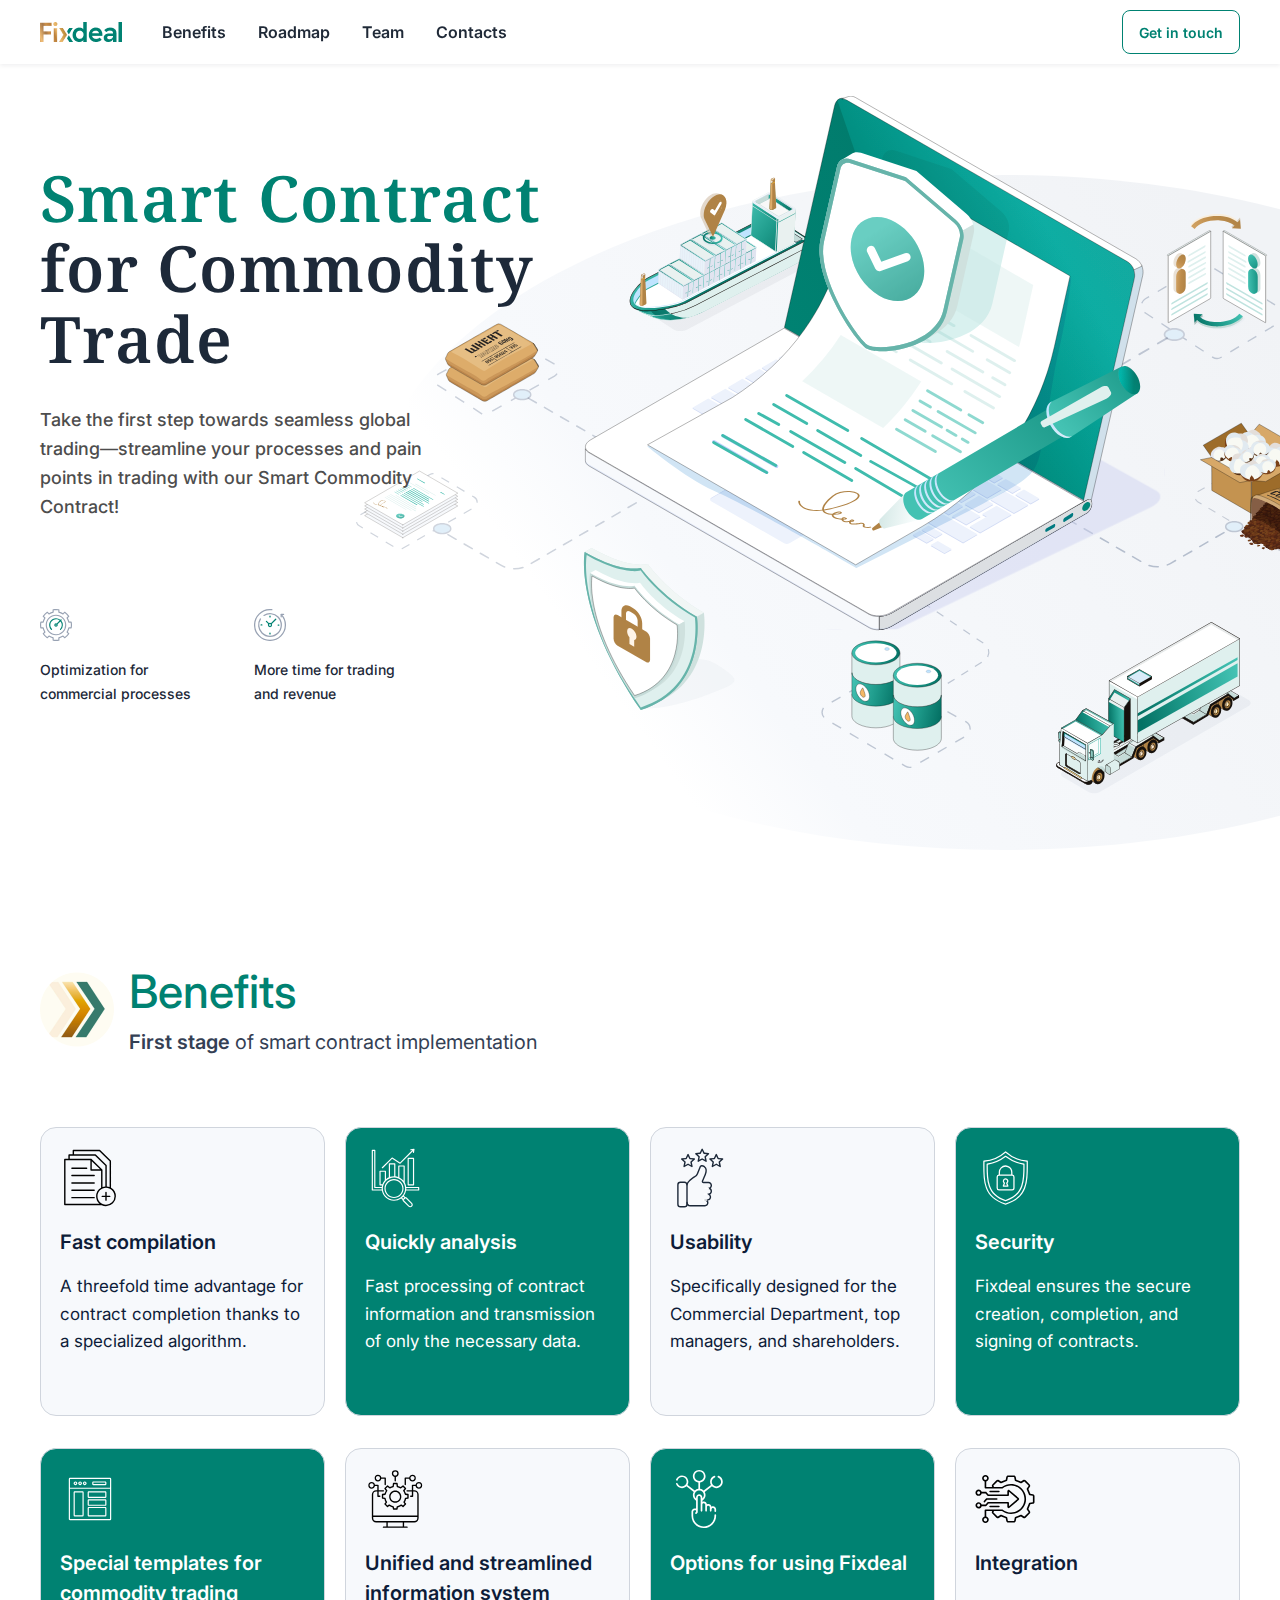
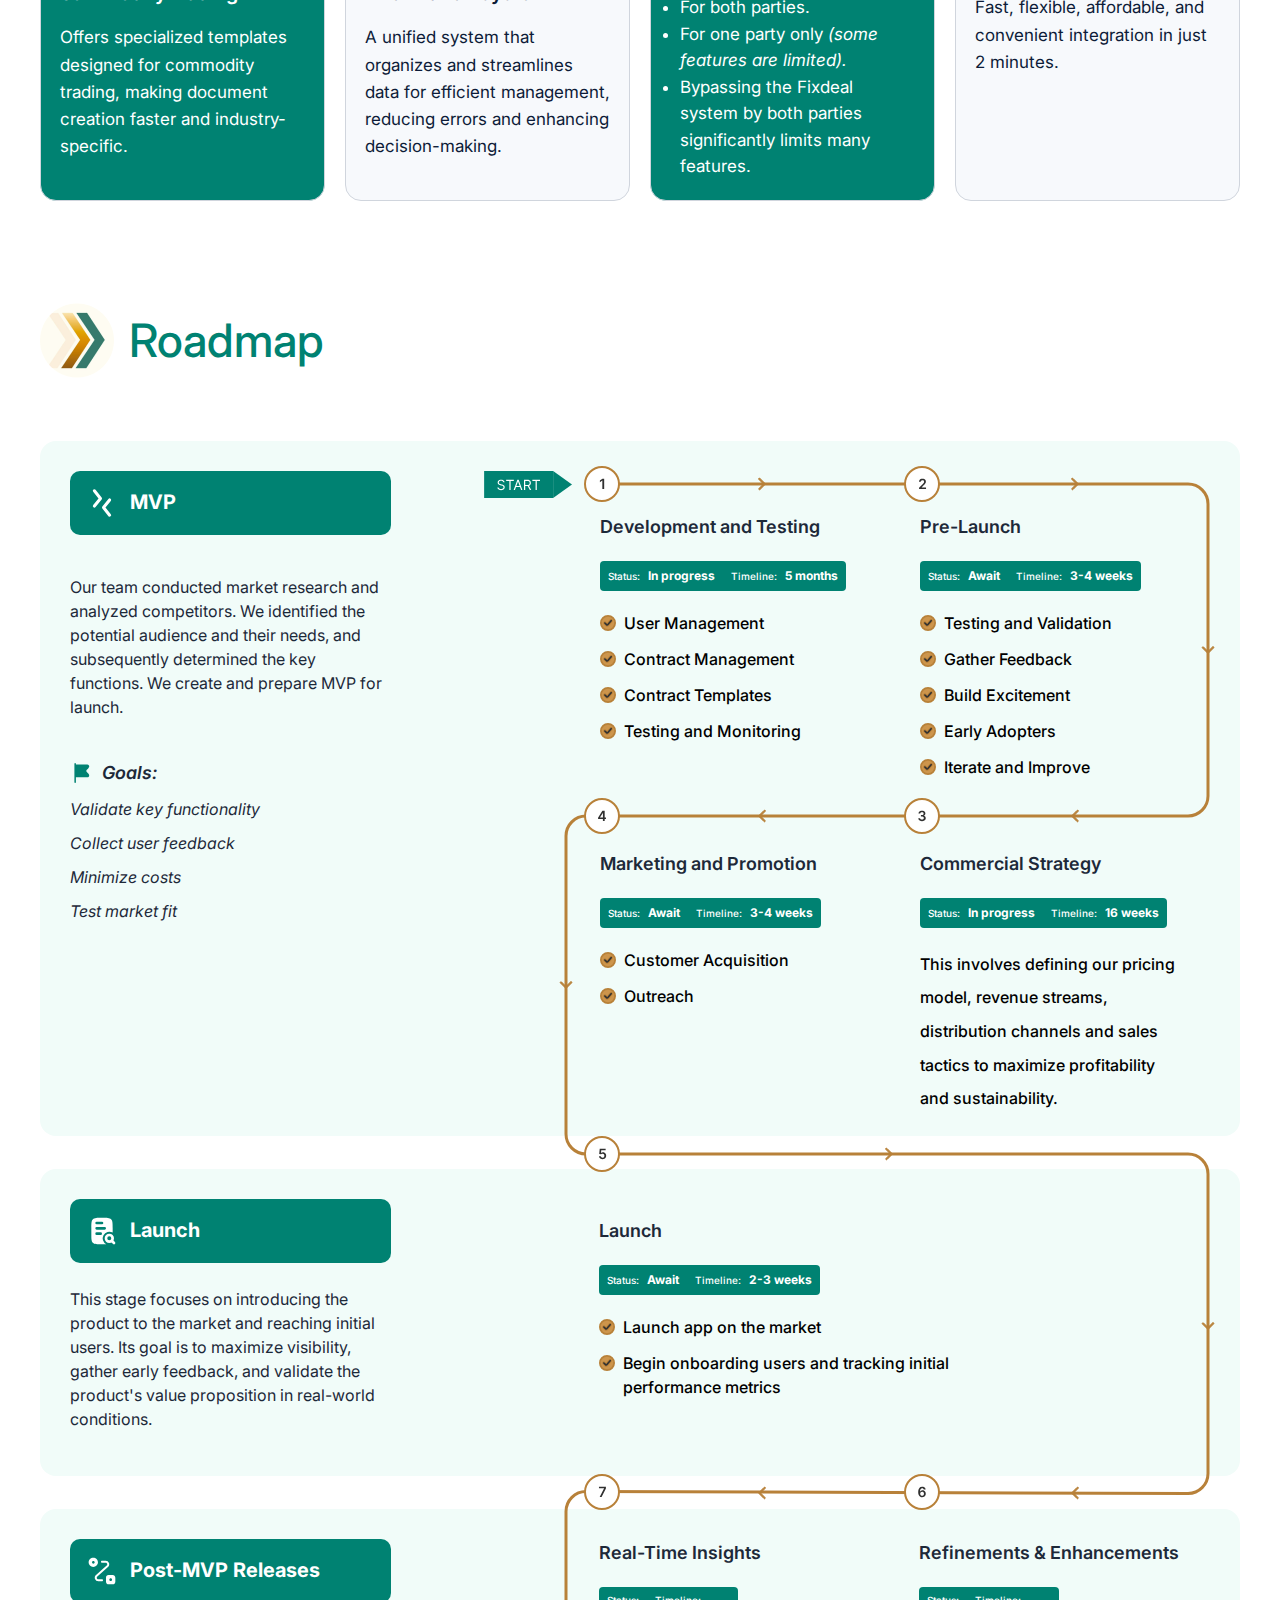
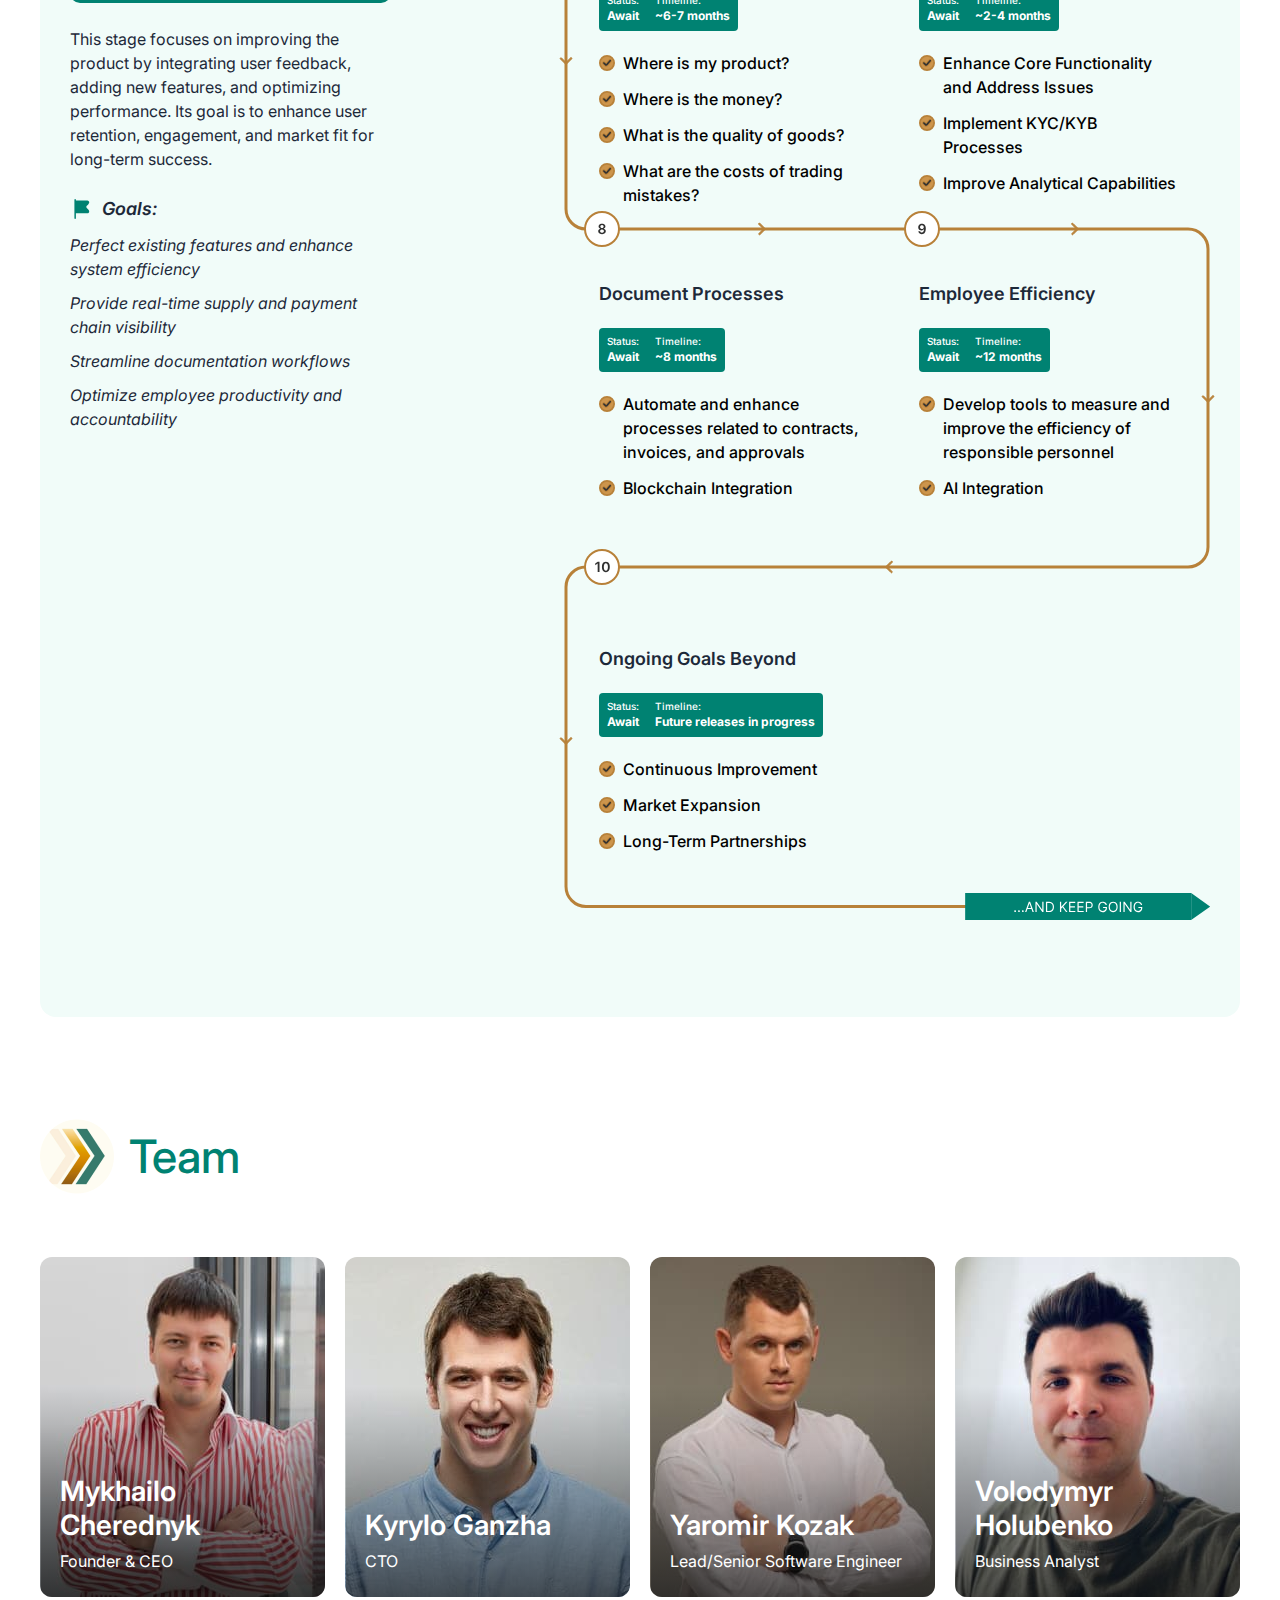
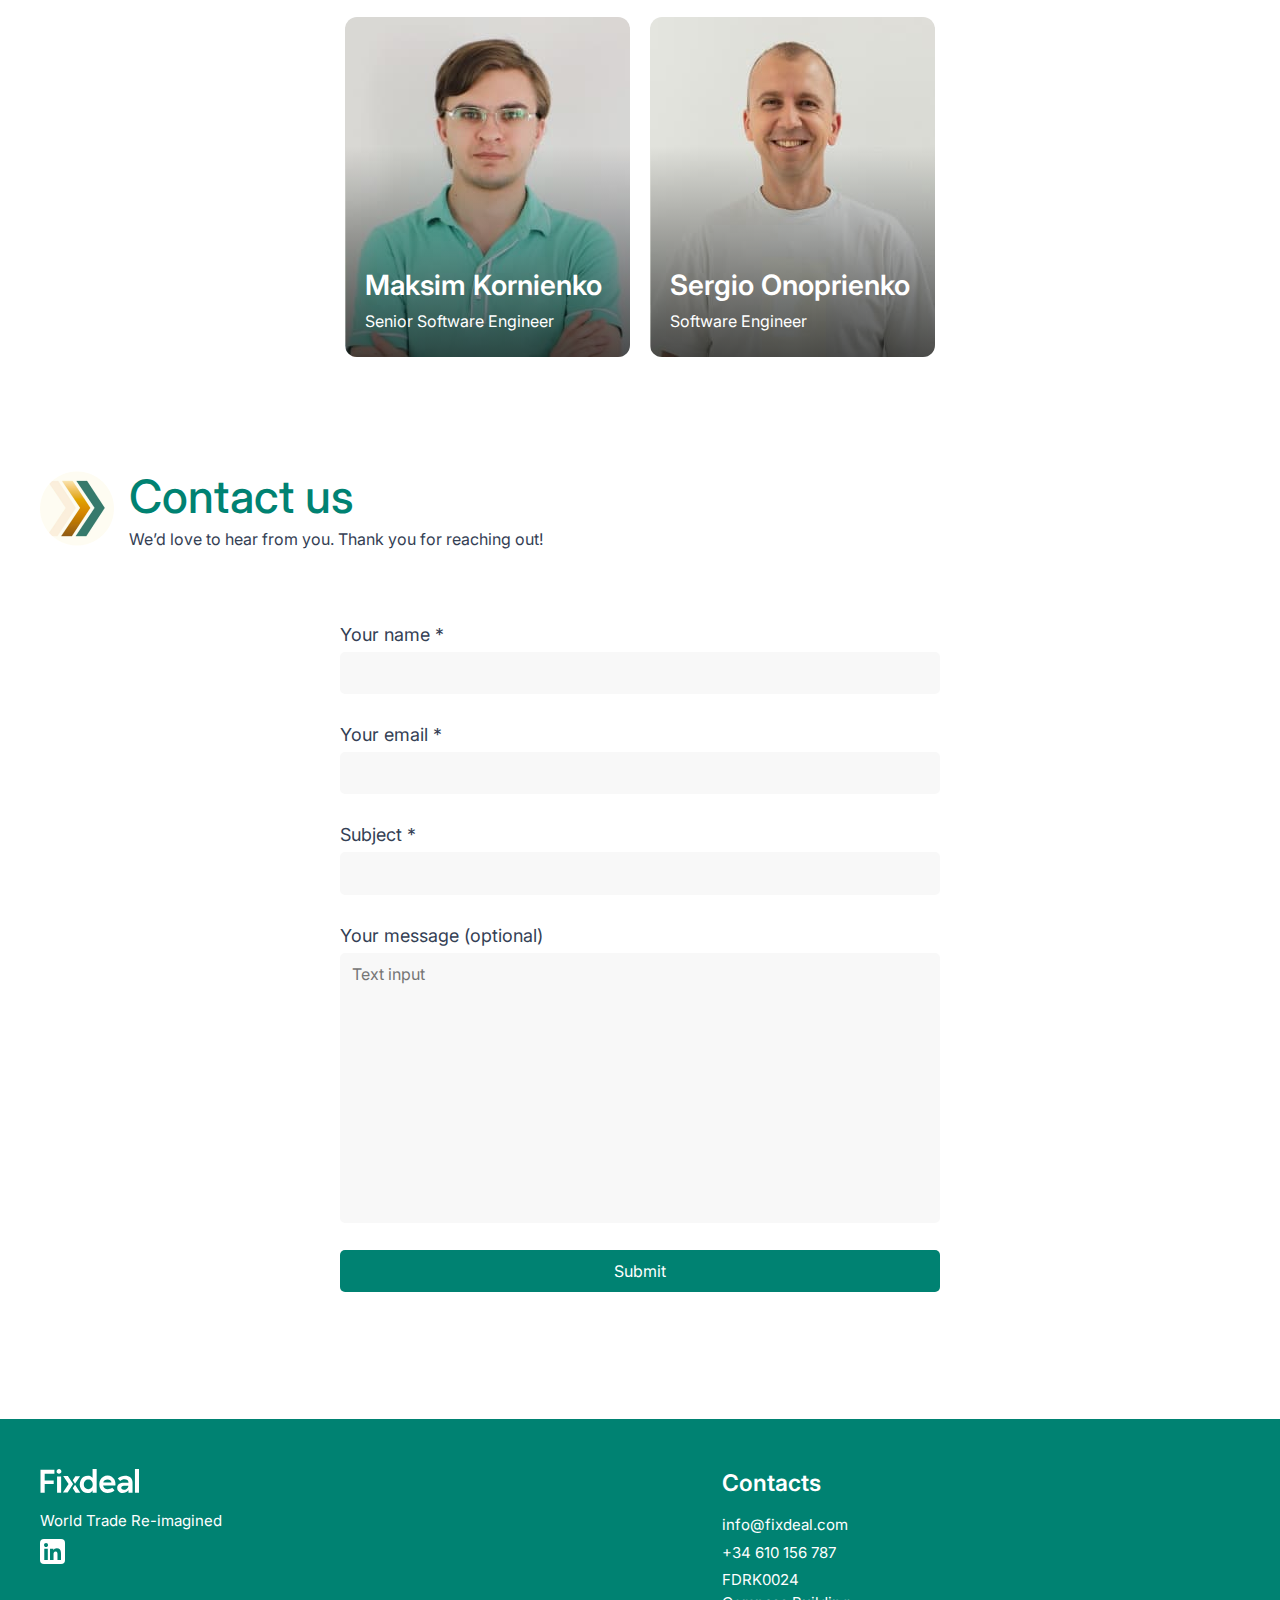
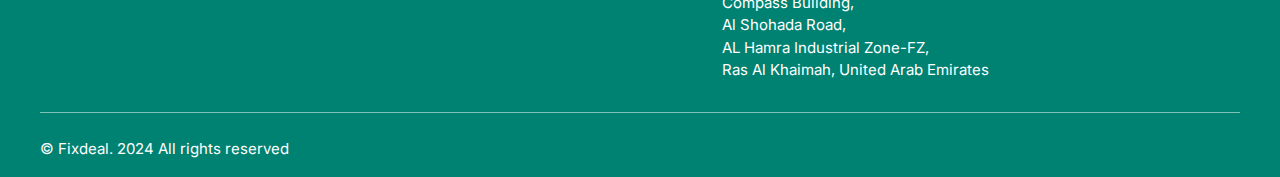
<file: index.html>
<!DOCTYPE html>
<html lang="en">
  <head>
    <meta charset="UTF-8" />
    <meta name="viewport" content="width=device-width, initial-scale=1.0" />
    <meta
      name="description"
      content="FixDeal – a reliable solution for optimizing supply chain management, payments, and analytics. Empower your business to reach new heights."
    />
    <meta
      name="keywords"
      content="FixDeal, supply chain management, analytics, payment solutions, business optimization, digital transformation, supply chains, KYC, blockchain"
    />
    <meta name="author" content="FixDeal Team" />
    <meta name="robots" content="index, follow" />
    <meta
      property="og:title"
      content="FixDeal – Smart Management for Your Business"
    />
    <meta
      property="og:description"
      content="FixDeal is a digital solution for optimizing supply chains and analytics. Achieve efficiency at every stage!"
    />
    <meta property="og:type" content="website" />
    <meta property="og:url" content="https://fixdeal.com/v3/" />
    <meta property="og:image" content="./fd_img/og-image.jpg" />
    <meta property="og:site_name" content="FixDeal" />
    <link rel="canonical" href="https://fixdeal.com/v3/" />
    <title>Fixdeal - Global trading for everyone</title>
    <link rel="preconnect" href="https://fonts.googleapis.com" />
    <link rel="preconnect" href="https://fonts.gstatic.com" crossorigin />
    <link
      href="https://fonts.googleapis.com/css2?family=Inter:ital,opsz,wght@0,14..32,100..900;1,14..32,100..900&family=Noto+Serif:ital,wght@0,100..900;1,100..900&display=swap"
      rel="stylesheet"
    />
    <link
      rel="stylesheet"
      href="https://cdnjs.cloudflare.com/ajax/libs/modern-normalize/3.0.1/modern-normalize.min.css"
    />

    <link rel="stylesheet" href="./fd_css/fd-styles.css" />
    <link rel="icon" type="image/x-icon" href="./fd_img/favicon.ico" />
  </head>
  <body>
    <header class="header" id="header">
      <div class="container header-container">
        <nav class="header-nav">
          <a class="header-logo" href="#intro">
            <picture>
              <source
                srcset="./fd_img/logo-1x.png 1x, ./fd_img/logo-2x.png 2x"
              />
              <img
                class="header-logo-img"
                src="./fd_img/logo-1x.png"
                alt="Fixdeal logo"
                width="82"
                height="32"
              />
            </picture>
          </a>
          <ul class="header-menu-list">
            <li class="header-menu-item">
              <a class="header-menu-link" href="#benefits">Benefits</a>
            </li>
            <li class="header-menu-item">
              <a class="header-menu-link" href="#roadmap">Roadmap</a>
            </li>
            <li class="header-menu-item">
              <a class="header-menu-link" href="#team">Team</a>
            </li>
            <li class="header-menu-item">
              <a class="header-menu-link" href="#footer">Contacts</a>
            </li>
          </ul>
        </nav>
        <div class="header-buttons">
          <ul class="header-buttons-list">
            <li class="header-buttons-item">
              <a href="#contactus">
                <button type="submit" class="header-buttons-item-button">
                  Get in touch
                </button></a
              >
            </li>
            <li class="header-buttons-item">
              <a href="#">
                <button
                  type="submit"
                  class="header-buttons-item-button header-buttons-item-button2"
                >
                  Get pitch deck
                </button></a
              >
            </li>
          </ul>
        </div>
        <button
          type="button"
          class="header-mobile-menu-button"
          id="menu-toggle"
        >
          <svg class="header-mobile-menu-button-icon" width="20" height="20">
            <use href="./fd_img/icons.svg#icon-mobile-menu"></use>
          </svg>
        </button>
      </div>
      <!-- MOBILE MENU -->
      <div class="backdrop" id="mobile-menu">
        <div class="header-mobile-menu">
          <div>
            <div class="header-mobile-menu-header">
              <a class="header-mobile-menu-logo" href="#intro">
                <picture>
                  <source
                    srcset="./fd_img/logo-1x.png 1x, ./fd_img/logo-2x.png 2x"
                  />
                  <img
                    class="header-logo-img"
                    src="./fd_img/logo-1x.png"
                    alt="Fixdeal logo"
                    width="82"
                    height="32"
                  />
                </picture>
              </a>
              <button type="button" class="header-mobile-menu-button-close">
                <svg
                  class="header-mobile-menu-button-close-icon"
                  width="20"
                  height="20"
                >
                  <use href="./fd_img/icons.svg#icon-mobile-menu-close"></use>
                </svg>
              </button>
            </div>
            <ul class="header-mobile-menu-list">
              <li class="header-mobile-menu-item">
                <a class="header-mobile-menu-link" href="#benefits">Benefits</a>
              </li>
              <li class="header-mobile-menu-item">
                <a class="header-mobile-menu-link" href="#roadmap">Roadmap</a>
              </li>
              <li class="header-mobile-menu-item">
                <a class="header-mobile-menu-link" href="#team">Team</a>
              </li>
              <li class="header-mobile-menu-item">
                <a class="header-mobile-menu-link" href="#footer">Contacts</a>
              </li>
            </ul>
          </div>
          <div class="header-mobile-menu-buttons">
            <ul class="header-mobile-menu-buttons-list">
              <li class="header-mobile-menu-buttons-item">
                <a href="#contactus">
                  <button
                    type="submit"
                    class="header-mobile-menu-buttons-item-button"
                    id="header-mobile-menu-buttons-item-button1"
                  >
                    Get in touch
                  </button></a
                >
              </li>
              <li class="header-mobile-menu-buttons-item">
                <a href="">
                  <button
                    type="submit"
                    class="header-mobile-menu-buttons-item-button header-mobile-menu-buttons-item-button2"
                    id="header-mobile-menu-buttons-item-button2"
                  >
                    Get pitch deck
                  </button></a
                >
              </li>
            </ul>
          </div>
        </div>
      </div>
    </header>
    <main>
      <section class="intro" id="intro">
        <div class="container">
          <h1 class="intro-subtitle">
            <span class="intro-subtitle-span">Smart Contract</span> for
            Commodity Trade
          </h1>
          <div class="intro-content">
            <p class="intro-content-text">
              Take the first step towards seamless global trading—streamline
              your processes and pain points in trading with our Smart Commodity
              Contract!
            </p>
            <ul class="intro-content-list">
              <li class="intro-content-list-item">
                <svg class="intro-content-list-item-icon">
                  <use href="./fd_img/icons.svg#icon-intro-performance"></use>
                </svg>
                <p>Optimization for commercial processes</p>
              </li>
              <li class="intro-content-list-item">
                <svg class="intro-content-list-item-icon">
                  <use href="./fd_img/icons.svg#icon-intro-backintime"></use>
                </svg>
                <p>More time for trading and revenue</p>
              </li>
            </ul>
          </div>
        </div>
      </section>
      <section class="benefits section" id="benefits">
        <div class="container">
          <div class="benefits-subtitle">
            <picture>
              <source
                srcset="
                  ./fd_img/section-title-1x.png 1x,
                  ./fd_img/section-title-2x.png 2x
                "
                media="(min-width: 1440px)"
              />
              <source
                srcset="
                  ./fd_img/section-title-mob-1x.png 1x,
                  ./fd_img/section-title-mob-2x.png 2x
                "
                media="(max-width: 1439px)"
              />
              <img
                class="img"
                src="./fd_img/section-title-1x.png"
                alt="Fixdeal section title"
              />
            </picture>
            <div class="benefits-subtitle-textblock">
              <h2 class="benefits-subtitle-textblock-subtitle">Benefits</h2>
              <p class="benefits-subtitle-textblock-text">
                <span class="benefits-subtitle-textblock-text-span"
                  >First stage</span
                >
                of smart contract implementation
              </p>
            </div>
          </div>
          <ul class="benefits-list">
            <li class="benefits-list-item">
              <svg class="benefits-list-item-icon">
                <use href="./fd_img/icons.svg#icon-benefits-p1"></use>
              </svg>
              <div class="benefits-list-item-textblock">
                <h3 class="benefits-list-item-textblock-subtitle">
                  Fast compilation
                </h3>
                <p class="benefits-list-item-textblock-text">
                  A threefold time advantage for contract completion thanks to a
                  specialized algorithm.
                </p>
              </div>
            </li>
            <li class="benefits-list-item">
              <svg class="benefits-list-item-icon">
                <use href="./fd_img/icons.svg#icon-benefits-p2"></use>
              </svg>
              <div class="benefits-list-item-textblock">
                <h3 class="benefits-list-item-textblock-subtitle">
                  Quickly analysis
                </h3>
                <p class="benefits-list-item-textblock-text">
                  Fast processing of contract information and transmission of
                  only the necessary data.
                </p>
              </div>
            </li>
            <li class="benefits-list-item">
              <svg class="benefits-list-item-icon">
                <use href="./fd_img/icons.svg#icon-benefits-p3"></use>
              </svg>
              <div class="benefits-list-item-textblock">
                <h3 class="benefits-list-item-textblock-subtitle">Usability</h3>
                <p class="benefits-list-item-textblock-text">
                  Specifically designed for the Commercial Department, top
                  managers, and shareholders.
                </p>
              </div>
            </li>
            <li class="benefits-list-item">
              <svg class="benefits-list-item-icon">
                <use href="./fd_img/icons.svg#icon-benefits-p6"></use>
              </svg>
              <div class="benefits-list-item-textblock">
                <h3 class="benefits-list-item-textblock-subtitle">Security</h3>
                <p class="benefits-list-item-textblock-text">
                  Fixdeal ensures the secure creation, completion, and signing
                  of contracts.
                </p>
              </div>
            </li>
            <li class="benefits-list-item">
              <svg class="benefits-list-item-icon">
                <use href="./fd_img/icons.svg#icon-benefits-p5"></use>
              </svg>
              <div class="benefits-list-item-textblock">
                <h3 class="benefits-list-item-textblock-subtitle">
                  Unified and streamlined information system
                </h3>
                <p class="benefits-list-item-textblock-text">
                  A unified system that organizes and streamlines data for
                  efficient management, reducing errors and enhancing
                  decision-making.
                </p>
              </div>
            </li>
            <li class="benefits-list-item">
              <svg class="benefits-list-item-icon">
                <use href="./fd_img/icons.svg#icon-benefits-p4"></use>
              </svg>
              <div class="benefits-list-item-textblock">
                <h3 class="benefits-list-item-textblock-subtitle">
                  Special templates for commodity trading
                </h3>
                <p class="benefits-list-item-textblock-text">
                  Offers specialized templates designed for commodity trading,
                  making document creation faster and industry-specific.
                </p>
              </div>
            </li>
            <li class="benefits-list-item">
              <svg class="benefits-list-item-icon">
                <use href="./fd_img/icons.svg#icon-benefits-p7"></use>
              </svg>
              <div class="benefits-list-item-textblock">
                <h3 class="benefits-list-item-textblock-subtitle">
                  Integration
                </h3>
                <p class="benefits-list-item-textblock-text">
                  Fast, flexible, affordable, and convenient integration in just
                  2 minutes.
                </p>
              </div>
            </li>
            <li class="benefits-list-item">
              <svg class="benefits-list-item-icon">
                <use href="./fd_img/icons.svg#icon-benefits-p8"></use>
              </svg>
              <div class="benefits-list-item-textblock">
                <h3 class="benefits-list-item-textblock-subtitle">
                  Options for using Fixdeal
                </h3>
                <ul class="benefits-list-item-textblock-text-list">
                  <li>For both parties.</li>
                  <li>
                    For one party only
                    <span style="font-style: italic"
                      >(some features are limited).</span
                    >
                  </li>
                  <li>
                    Bypassing the Fixdeal system by both parties significantly
                    limits many features.
                  </li>
                </ul>
              </div>
            </li>
          </ul>
        </div>
      </section>
      <section class="roadmap section" id="roadmap">
        <div class="container">
          <div class="roadmap-subtitle">
            <picture>
              <source
                srcset="
                  ./fd_img/section-title-1x.png 1x,
                  ./fd_img/section-title-2x.png 2x
                "
                media="(min-width: 1440px)"
              />
              <source
                srcset="
                  ./fd_img/section-title-mob-1x.png 1x,
                  ./fd_img/section-title-mob-2x.png 2x
                "
                media="(max-width: 1439px)"
              />
              <img
                class="img"
                src="./fd_img/section-title-1x.png"
                alt="Fixdeal section title"
              />
            </picture>
            <div class="roadmap-subtitle-textblock">
              <h2 class="roadmap-subtitle-textblock-subtitle">Roadmap</h2>
            </div>
          </div>
          <div class="roadmap-content">
            <svg
              class="roadmap-content-snake"
              width="646"
              height="2026"
              viewBox="0 0 646 2026"
              fill="none"
              xmlns="http://www.w3.org/2000/svg"
            >
              <path
                d="M24.5 2H624C635.046 2 644 10.9543 644 22V314C644 325.046 635.046 334 624 334H22C10.9543 334 2 342.954 2 354V652C2 663.046 10.9543 672 22 672H624C635.046 672 644 680.954 644 692V991.438C644 1002.51 635.008 1011.47 623.938 1011.44L22.0623 1009.56C10.9923 1009.53 2 1018.49 2 1029.56L2 1327C2 1338.05 10.9543 1347 22 1347H624C635.046 1347 644 1355.95 644 1367V1665C644 1676.05 635.046 1685 624 1685H22C10.9543 1685 2 1693.95 2 1705V2004.5C2 2015.55 10.9543 2024.5 22 2024.5H623"
                stroke="#B88139"
                stroke-width="3"
              />
            </svg>
            <svg
              class="roadmap-content-snake-mob"
              width="346"
              height="4076"
              viewBox="0 0 346 4076"
              fill="none"
              xmlns="http://www.w3.org/2000/svg"
            >
              <path
                d="M15.5 2H323.97C335.027 2 343.987 10.9727 343.97 22.0301L343.53 314.53C343.513 325.564 334.564 334.5 323.53 334.5H24.0301C12.9727 334.5 4.01351 343.473 4.03017 354.53L4.46992 646.53C4.48654 657.564 13.436 666.5 24.4699 666.5H324C335.046 666.5 344 675.454 344 686.5L344 978.912C344 989.992 334.992 998.96 323.912 998.912L22.1481 997.588C11.0448 997.54 2.02716 1006.54 2.06051 1017.65L2.94012 1310.56C2.97322 1321.58 11.9178 1330.5 22.94 1330.5H323.5C334.546 1330.5 343.5 1339.45 343.5 1350.5L343.5 1863C343.5 1874.05 334.546 1883 323.5 1883H23C11.9543 1883 3 1891.95 3 1903L3 2729C3 2740.05 11.9543 2749 23 2749H323.5C334.546 2749 343.5 2757.95 343.5 2769V3061.5C343.5 3072.55 334.546 3081.5 323.5 3081.5H23C11.9543 3081.5 3 3090.45 3 3101.5V3391.5C3 3402.55 11.9543 3411.5 23 3411.5H323.5C334.546 3411.5 343.5 3420.45 343.5 3431.5L343.5 3723C343.5 3734.05 334.546 3743 323.5 3743H23C11.9543 3743 3 3751.95 3 3763V4054.5C3 4065.55 11.9543 4074.5 23 4074.5H343.5"
                stroke="#B88139"
                stroke-width="3"
              />
            </svg>
            <svg
              class="roadmap-content-snake-tab"
              width="373"
              height="3323"
              viewBox="0 0 373 3323"
              fill="none"
              xmlns="http://www.w3.org/2000/svg"
            >
              <path
                d="M45.5 2H350C361.046 2 370 10.9543 370 22L370 313.5C370 324.546 361.046 333.5 350 333.5H24.5C13.4543 333.5 4.5 342.454 4.5 353.5V645C4.5 656.046 13.4543 665 24.5 665H351.409C362.49 665 371.459 674.01 371.409 685.091L370.09 976.59C370.04 987.601 361.101 996.5 350.09 996.5H22.0602C10.991 996.5 2.02704 1005.49 2.06033 1016.56L2.94003 1309.06C2.97318 1320.08 11.9177 1329 22.9399 1329H351.03C362.064 1329 371.013 1337.94 371.03 1348.97L371.47 1641.97C371.487 1653.03 362.527 1662 351.47 1662H23.5C12.4543 1662 3.5 1670.95 3.5 1682L3.5 1974C3.5 1985.05 12.4543 1994 23.5 1994H351.5C362.546 1994 371.5 2002.95 371.5 2014V2306.5C371.5 2317.55 362.546 2326.5 351.5 2326.5H23.5C12.4543 2326.5 3.5 2335.45 3.5 2346.5V2638.5C3.5 2649.55 12.4543 2658.5 23.5 2658.5H351.5C362.546 2658.5 371.5 2667.45 371.5 2678.5L371.5 2969.5C371.5 2980.55 362.546 2989.5 351.5 2989.5H23.5C12.4543 2989.5 3.5 2998.45 3.5 3009.5V3301.5C3.5 3312.55 12.4543 3321.5 23.5 3321.5H371.5"
                stroke="#B88139"
                stroke-width="3"
              />
            </svg>

            <svg class="roadmap-content-icon-roadmap-p1">
              <use href="./fd_img/icons.svg#icon-roadmap-p1"></use>
            </svg>
            <svg class="roadmap-content-icon-roadmap-p2">
              <use href="./fd_img/icons.svg#icon-roadmap-p2"></use>
            </svg>
            <svg class="roadmap-content-icon-roadmap-p3">
              <use href="./fd_img/icons.svg#icon-roadmap-p3"></use>
            </svg>
            <svg class="roadmap-content-icon-roadmap-p4">
              <use href="./fd_img/icons.svg#icon-roadmap-p4"></use>
            </svg>
            <svg class="roadmap-content-icon-roadmap-p5">
              <use href="./fd_img/icons.svg#icon-roadmap-p5"></use>
            </svg>
            <svg class="roadmap-content-icon-roadmap-p6">
              <use href="./fd_img/icons.svg#icon-roadmap-p6"></use>
            </svg>
            <svg class="roadmap-content-icon-roadmap-p7">
              <use href="./fd_img/icons.svg#icon-roadmap-p7"></use>
            </svg>
            <svg class="roadmap-content-icon-roadmap-p8">
              <use href="./fd_img/icons.svg#icon-roadmap-p8"></use>
            </svg>
            <svg class="roadmap-content-icon-roadmap-p9">
              <use href="./fd_img/icons.svg#icon-roadmap-p9"></use>
            </svg>
            <svg class="roadmap-content-icon-roadmap-p10">
              <use href="./fd_img/icons.svg#icon-roadmap-p10"></use>
            </svg>
            <svg class="roadmap-content-icon-roadmap-a1">
              <use href="./fd_img/icons.svg#icon-roadmap-arrow-right"></use>
            </svg>
            <svg class="roadmap-content-icon-roadmap-a2">
              <use href="./fd_img/icons.svg#icon-roadmap-arrow-right"></use>
            </svg>
            <svg class="roadmap-content-icon-roadmap-a3">
              <use href="./fd_img/icons.svg#icon-roadmap-arrow-down"></use>
            </svg>
            <svg class="roadmap-content-icon-roadmap-a4">
              <use href="./fd_img/icons.svg#icon-roadmap-arrow-left"></use>
            </svg>
            <svg class="roadmap-content-icon-roadmap-a5">
              <use href="./fd_img/icons.svg#icon-roadmap-arrow-left"></use>
            </svg>
            <svg class="roadmap-content-icon-roadmap-a6">
              <use href="./fd_img/icons.svg#icon-roadmap-arrow-down"></use>
            </svg>
            <svg class="roadmap-content-icon-roadmap-a7">
              <use href="./fd_img/icons.svg#icon-roadmap-arrow-right"></use>
            </svg>
            <svg class="roadmap-content-icon-roadmap-a8">
              <use href="./fd_img/icons.svg#icon-roadmap-arrow-down"></use>
            </svg>
            <svg class="roadmap-content-icon-roadmap-a9">
              <use href="./fd_img/icons.svg#icon-roadmap-arrow-left"></use>
            </svg>
            <svg class="roadmap-content-icon-roadmap-a10">
              <use href="./fd_img/icons.svg#icon-roadmap-arrow-left"></use>
            </svg>
            <svg class="roadmap-content-icon-roadmap-a11">
              <use href="./fd_img/icons.svg#icon-roadmap-arrow-down"></use>
            </svg>
            <svg class="roadmap-content-icon-roadmap-a12">
              <use href="./fd_img/icons.svg#icon-roadmap-arrow-right"></use>
            </svg>
            <svg class="roadmap-content-icon-roadmap-a13">
              <use href="./fd_img/icons.svg#icon-roadmap-arrow-right"></use>
            </svg>
            <svg class="roadmap-content-icon-roadmap-a14">
              <use href="./fd_img/icons.svg#icon-roadmap-arrow-down"></use>
            </svg>
            <svg class="roadmap-content-icon-roadmap-a15">
              <use href="./fd_img/icons.svg#icon-roadmap-arrow-left"></use>
            </svg>
            <svg class="roadmap-content-icon-roadmap-a16">
              <use href="./fd_img/icons.svg#icon-roadmap-arrow-down"></use>
            </svg>

            <svg class="roadmap-content-icon-roadmap-a1-tab">
              <use href="./fd_img/icons.svg#icon-roadmap-arrow-right"></use>
            </svg>
            <svg class="roadmap-content-icon-roadmap-a2-tab">
              <use href="./fd_img/icons.svg#icon-roadmap-arrow-down"></use>
            </svg>
            <svg class="roadmap-content-icon-roadmap-a3-tab">
              <use href="./fd_img/icons.svg#icon-roadmap-arrow-left"></use>
            </svg>
            <svg class="roadmap-content-icon-roadmap-a4-tab">
              <use href="./fd_img/icons.svg#icon-roadmap-arrow-down"></use>
            </svg>
            <svg class="roadmap-content-icon-roadmap-a5-tab">
              <use href="./fd_img/icons.svg#icon-roadmap-arrow-right"></use>
            </svg>
            <svg class="roadmap-content-icon-roadmap-a6-tab">
              <use href="./fd_img/icons.svg#icon-roadmap-arrow-down"></use>
            </svg>
            <svg class="roadmap-content-icon-roadmap-a7-tab">
              <use href="./fd_img/icons.svg#icon-roadmap-arrow-left"></use>
            </svg>
            <svg class="roadmap-content-icon-roadmap-a8-tab">
              <use href="./fd_img/icons.svg#icon-roadmap-arrow-down"></use>
            </svg>
            <svg class="roadmap-content-icon-roadmap-a9-tab">
              <use href="./fd_img/icons.svg#icon-roadmap-arrow-right"></use>
            </svg>
            <svg class="roadmap-content-icon-roadmap-a10-tab">
              <use href="./fd_img/icons.svg#icon-roadmap-arrow-down"></use>
            </svg>
            <svg class="roadmap-content-icon-roadmap-a11-tab">
              <use href="./fd_img/icons.svg#icon-roadmap-arrow-left"></use>
            </svg>
            <svg class="roadmap-content-icon-roadmap-a12-tab">
              <use href="./fd_img/icons.svg#icon-roadmap-arrow-down"></use>
            </svg>
            <svg class="roadmap-content-icon-roadmap-a13-tab">
              <use href="./fd_img/icons.svg#icon-roadmap-arrow-right"></use>
            </svg>
            <svg class="roadmap-content-icon-roadmap-a14-tab">
              <use href="./fd_img/icons.svg#icon-roadmap-arrow-down"></use>
            </svg>
            <svg class="roadmap-content-icon-roadmap-a15-tab">
              <use href="./fd_img/icons.svg#icon-roadmap-arrow-left"></use>
            </svg>
            <svg class="roadmap-content-icon-roadmap-a16-tab">
              <use href="./fd_img/icons.svg#icon-roadmap-arrow-down"></use>
            </svg>
            <svg class="roadmap-content-icon-roadmap-a17-tab">
              <use href="./fd_img/icons.svg#icon-roadmap-arrow-right"></use>
            </svg>
            <svg class="roadmap-content-icon-roadmap-a18-tab">
              <use href="./fd_img/icons.svg#icon-roadmap-arrow-down"></use>
            </svg>
            <svg class="roadmap-content-icon-roadmap-a19-tab">
              <use href="./fd_img/icons.svg#icon-roadmap-arrow-left"></use>
            </svg>
            <svg class="roadmap-content-icon-roadmap-a20-tab">
              <use href="./fd_img/icons.svg#icon-roadmap-arrow-down"></use>
            </svg>

            <svg class="roadmap-content-icon-roadmap-a1-mob">
              <use href="./fd_img/icons.svg#icon-roadmap-arrow-right"></use>
            </svg>
            <svg class="roadmap-content-icon-roadmap-a2-mob">
              <use href="./fd_img/icons.svg#icon-roadmap-arrow-left"></use>
            </svg>
            <svg class="roadmap-content-icon-roadmap-a3-mob">
              <use href="./fd_img/icons.svg#icon-roadmap-arrow-right"></use>
            </svg>
            <svg class="roadmap-content-icon-roadmap-a4-mob">
              <use href="./fd_img/icons.svg#icon-roadmap-arrow-left"></use>
            </svg>
            <svg class="roadmap-content-icon-roadmap-a5-mob">
              <use href="./fd_img/icons.svg#icon-roadmap-arrow-right"></use>
            </svg>
            <svg class="roadmap-content-icon-roadmap-a6-mob">
              <use href="./fd_img/icons.svg#icon-roadmap-arrow-left"></use>
            </svg>
            <svg class="roadmap-content-icon-roadmap-a7-mob">
              <use href="./fd_img/icons.svg#icon-roadmap-arrow-right"></use>
            </svg>
            <svg class="roadmap-content-icon-roadmap-a8-mob">
              <use href="./fd_img/icons.svg#icon-roadmap-arrow-left"></use>
            </svg>
            <svg class="roadmap-content-icon-roadmap-a9-mob">
              <use href="./fd_img/icons.svg#icon-roadmap-arrow-right"></use>
            </svg>
            <svg class="roadmap-content-icon-roadmap-a10-mob">
              <use href="./fd_img/icons.svg#icon-roadmap-arrow-left"></use>
            </svg>

            <div class="roadmap-content-mvp">
              <div class="roadmap-content-mvp-mainblock">
                <h3 class="roadmap-content-mvp-mainblock-subtitle">
                  <svg class="roadmap-content-mvp-mainblock-subtitle-icon">
                    <use href="./fd_img/icons.svg#icon-roadmap-mvp"></use>
                  </svg>
                  MVP
                </h3>
                <p class="roadmap-content-mvp-mainblock-text">
                  Our team conducted market research and analyzed competitors.
                  We identified the potential audience and their needs, and
                  subsequently determined the key functions. We create and
                  prepare MVP for launch.
                </p>
                <div class="roadmap-content-mvp-goals">
                  <h3 class="roadmap-content-mvp-goals-subtitle">
                    <svg class="roadmap-content-mvp-goals-subtitle-icon">
                      <use href="./fd_img/icons.svg#icon-roadmap-flag"></use>
                    </svg>
                    Goals:
                  </h3>
                  <ul class="roadmap-content-mvp-goals-list">
                    <li class="roadmap-content-mvp-goals-list-item">
                      Validate key functionality
                    </li>
                    <li class="roadmap-content-mvp-goals-list-item">
                      Collect user feedback
                    </li>
                    <li class="roadmap-content-mvp-goals-list-item">
                      Minimize costs
                    </li>
                    <li class="roadmap-content-mvp-goals-list-item">
                      Test market fit
                    </li>
                  </ul>
                </div>
              </div>
              <div class="roadmap-content-mvp-start">
                <svg class="roadmap-content-mvp-start-icon">
                  <use href="./fd_img/icons.svg#icon-roadmap-start"></use>
                </svg>
              </div>

              <div class="roadmap-content-mvp-road">
                <div class="roadmap-content-mvp-road-block">
                  <h4 class="roadmap-content-mvp-road-block-subtitle">
                    Development and Testing
                  </h4>
                  <div class="roadmap-content-mvp-road-block-state">
                    <p class="roadmap-content-mvp-road-block-state-text">
                      Status:<span
                        class="roadmap-content-mvp-road-block-state-value"
                        >In progress</span
                      >
                    </p>
                    <p class="roadmap-content-mvp-road-block-state-text">
                      Timeline:<span
                        class="roadmap-content-mvp-road-block-state-value"
                        >5 months</span
                      >
                    </p>
                  </div>
                  <ul class="roadmap-content-mvp-road-block-list">
                    <li class="roadmap-content-mvp-road-block-list-item">
                      <svg
                        class="roadmap-content-mvp-road-block-list-item-icon"
                      >
                        <use
                          href="./fd_img/icons.svg#icon-roadmap-list-item"
                        ></use>
                      </svg>
                      User Management
                    </li>
                    <li class="roadmap-content-mvp-road-block-list-item">
                      <svg
                        class="roadmap-content-mvp-road-block-list-item-icon"
                      >
                        <use
                          href="./fd_img/icons.svg#icon-roadmap-list-item"
                        ></use>
                      </svg>
                      Contract Management
                    </li>
                    <li class="roadmap-content-mvp-road-block-list-item">
                      <svg
                        class="roadmap-content-mvp-road-block-list-item-icon"
                      >
                        <use
                          href="./fd_img/icons.svg#icon-roadmap-list-item"
                        ></use>
                      </svg>
                      Contract Templates
                    </li>
                    <li class="roadmap-content-mvp-road-block-list-item">
                      <svg
                        class="roadmap-content-mvp-road-block-list-item-icon"
                      >
                        <use
                          href="./fd_img/icons.svg#icon-roadmap-list-item"
                        ></use>
                      </svg>
                      Testing and Monitoring
                    </li>
                  </ul>
                </div>
                <div class="roadmap-content-mvp-road-block">
                  <h4 class="roadmap-content-mvp-road-block-subtitle">
                    Pre-Launch
                  </h4>
                  <div class="roadmap-content-mvp-road-block-state">
                    <p class="roadmap-content-mvp-road-block-state-text">
                      Status:<span
                        class="roadmap-content-mvp-road-block-state-value"
                        >Await</span
                      >
                    </p>
                    <p class="roadmap-content-mvp-road-block-state-text">
                      Timeline:<span
                        class="roadmap-content-mvp-road-block-state-value"
                        >3-4 weeks</span
                      >
                    </p>
                  </div>
                  <ul class="roadmap-content-mvp-road-block-list">
                    <li class="roadmap-content-mvp-road-block-list-item">
                      <svg
                        class="roadmap-content-mvp-road-block-list-item-icon"
                      >
                        <use
                          href="./fd_img/icons.svg#icon-roadmap-list-item"
                        ></use>
                      </svg>
                      Testing and Validation
                    </li>
                    <li class="roadmap-content-mvp-road-block-list-item">
                      <svg
                        class="roadmap-content-mvp-road-block-list-item-icon"
                      >
                        <use
                          href="./fd_img/icons.svg#icon-roadmap-list-item"
                        ></use>
                      </svg>
                      Gather Feedback
                    </li>
                    <li class="roadmap-content-mvp-road-block-list-item">
                      <svg
                        class="roadmap-content-mvp-road-block-list-item-icon"
                      >
                        <use
                          href="./fd_img/icons.svg#icon-roadmap-list-item"
                        ></use>
                      </svg>
                      Build Excitement
                    </li>
                    <li class="roadmap-content-mvp-road-block-list-item">
                      <svg
                        class="roadmap-content-mvp-road-block-list-item-icon"
                      >
                        <use
                          href="./fd_img/icons.svg#icon-roadmap-list-item"
                        ></use>
                      </svg>
                      Early Adopters
                    </li>
                    <li class="roadmap-content-mvp-road-block-list-item">
                      <svg
                        class="roadmap-content-mvp-road-block-list-item-icon"
                      >
                        <use
                          href="./fd_img/icons.svg#icon-roadmap-list-item"
                        ></use>
                      </svg>
                      Iterate and Improve
                    </li>
                  </ul>
                </div>
                <div class="roadmap-content-mvp-road-block">
                  <h4 class="roadmap-content-mvp-road-block-subtitle">
                    Commercial Strategy
                  </h4>
                  <div class="roadmap-content-mvp-road-block-state">
                    <p class="roadmap-content-mvp-road-block-state-text">
                      Status:<span
                        class="roadmap-content-mvp-road-block-state-value"
                        >In progress</span
                      >
                    </p>
                    <p class="roadmap-content-mvp-road-block-state-text">
                      Timeline:<span
                        class="roadmap-content-mvp-road-block-state-value"
                        >16 weeks</span
                      >
                    </p>
                  </div>

                  <p class="roadmap-content-mvp-road-block-text">
                    This involves defining our pricing model, revenue streams,
                    distribution channels and sales tactics to maximize
                    profitability and sustainability.
                  </p>
                </div>
                <div class="roadmap-content-mvp-road-block">
                  <h4 class="roadmap-content-mvp-road-block-subtitle">
                    Marketing and Promotion
                  </h4>
                  <div class="roadmap-content-mvp-road-block-state">
                    <p class="roadmap-content-mvp-road-block-state-text">
                      Status:<span
                        class="roadmap-content-mvp-road-block-state-value"
                        >Await</span
                      >
                    </p>
                    <p class="roadmap-content-mvp-road-block-state-text">
                      Timeline:<span
                        class="roadmap-content-mvp-road-block-state-value"
                        >3-4 weeks</span
                      >
                    </p>
                  </div>
                  <ul class="roadmap-content-mvp-road-block-list">
                    <li class="roadmap-content-mvp-road-block-list-item">
                      <svg
                        class="roadmap-content-mvp-road-block-list-item-icon"
                      >
                        <use
                          href="./fd_img/icons.svg#icon-roadmap-list-item"
                        ></use>
                      </svg>
                      Customer Acquisition
                    </li>
                    <li class="roadmap-content-mvp-road-block-list-item">
                      <svg
                        class="roadmap-content-mvp-road-block-list-item-icon"
                      >
                        <use
                          href="./fd_img/icons.svg#icon-roadmap-list-item"
                        ></use>
                      </svg>
                      Outreach
                    </li>
                  </ul>
                </div>
              </div>
            </div>
            <div class="roadmap-content-launch">
              <div class="roadmap-content-launch-mainblock">
                <h3 class="roadmap-content-launch-mainblock-subtitle">
                  <svg class="roadmap-content-launch-mainblock-subtitle-icon">
                    <use href="./fd_img/icons.svg#icon-roadmap-launch"></use>
                  </svg>
                  Launch
                </h3>
                <p class="roadmap-content-launch-mainblock-text">
                  This stage focuses on introducing the product to the market
                  and reaching initial users. Its goal is to maximize
                  visibility, gather early feedback, and validate the product's
                  value proposition in real-world conditions.
                </p>
              </div>
              <div class="roadmap-content-launch-road">
                <div class="roadmap-content-launch-road-block">
                  <h4 class="roadmap-content-launch-road-block-subtitle">
                    Launch
                  </h4>
                  <div class="roadmap-content-launch-road-block-state">
                    <p class="roadmap-content-launch-road-block-state-text">
                      Status:<span
                        class="roadmap-content-launch-road-block-state-value"
                        >Await</span
                      >
                    </p>
                    <p class="roadmap-content-launch-road-block-state-text">
                      Timeline:<span
                        class="roadmap-content-launch-road-block-state-value"
                        >2-3 weeks</span
                      >
                    </p>
                  </div>
                  <ul class="roadmap-content-launch-road-block-list">
                    <li class="roadmap-content-launch-road-block-list-item">
                      <svg
                        class="roadmap-content-launch-road-block-list-item-icon"
                      >
                        <use
                          href="./fd_img/icons.svg#icon-roadmap-list-item"
                        ></use>
                      </svg>
                      Launch app on the market
                    </li>
                    <li class="roadmap-content-launch-road-block-list-item">
                      <svg
                        class="roadmap-content-launch-road-block-list-item-icon"
                      >
                        <use
                          href="./fd_img/icons.svg#icon-roadmap-list-item"
                        ></use>
                      </svg>
                      Begin onboarding users and tracking initial performance
                      metrics
                    </li>
                  </ul>
                </div>
              </div>
            </div>
            <div class="roadmap-content-postmvp">
              <div class="roadmap-content-postmvp-mainblock">
                <h3 class="roadmap-content-postmvp-mainblock-subtitle">
                  <svg class="roadmap-content-postmvp-mainblock-subtitle-icon">
                    <use href="./fd_img/icons.svg#icon-roadmap-postmvp"></use>
                  </svg>
                  Post-MVP Releases
                </h3>
                <p class="roadmap-content-postmvp-mainblock-text">
                  This stage focuses on improving the product by integrating
                  user feedback, adding new features, and optimizing
                  performance. Its goal is to enhance user retention,
                  engagement, and market fit for long-term success.
                </p>
                <div class="roadmap-content-postmvp-goals">
                  <h3 class="roadmap-content-postmvp-goals-subtitle">
                    <svg class="roadmap-content-postmvp-goals-subtitle-icon">
                      <use href="./fd_img/icons.svg#icon-roadmap-flag"></use>
                    </svg>
                    Goals:
                  </h3>
                  <ul class="roadmap-content-postmvp-goals-list">
                    <li class="roadmap-content-postmvp-goals-list-item">
                      Perfect existing features and enhance system efficiency
                    </li>
                    <li class="roadmap-content-postmvp-goals-list-item">
                      Provide real-time supply and payment chain visibility
                    </li>
                    <li class="roadmap-content-postmvp-goals-list-item">
                      Streamline documentation workflows
                    </li>
                    <li class="roadmap-content-postmvp-goals-list-item">
                      Optimize employee productivity and accountability
                    </li>
                  </ul>
                </div>
              </div>
              <div class="roadmap-content-postmvp-road">
                <div class="roadmap-content-postmvp-road-block">
                  <h4 class="roadmap-content-postmvp-road-block-subtitle">
                    Refinements & Enhancements
                  </h4>
                  <div class="roadmap-content-postmvp-road-block-state">
                    <p class="roadmap-content-postmvp-road-block-state-text">
                      Status:<br /><span
                        class="roadmap-content-postmvp-road-block-state-value"
                        >Await</span
                      >
                    </p>
                    <p class="roadmap-content-postmvp-road-block-state-text">
                      Timeline:<br /><span
                        class="roadmap-content-postmvp-road-block-state-value"
                        >~2-4 months</span
                      >
                    </p>
                  </div>
                  <ul class="roadmap-content-postmvp-road-block-list">
                    <li class="roadmap-content-postmvp-road-block-list-item">
                      <svg
                        class="roadmap-content-postmvp-road-block-list-item-icon"
                      >
                        <use
                          href="./fd_img/icons.svg#icon-roadmap-list-item"
                        ></use>
                      </svg>
                      Enhance Core Functionality and Address Issues
                    </li>
                    <li class="roadmap-content-postmvp-road-block-list-item">
                      <svg
                        class="roadmap-content-postmvp-road-block-list-item-icon"
                      >
                        <use
                          href="./fd_img/icons.svg#icon-roadmap-list-item"
                        ></use>
                      </svg>
                      Implement KYC/KYB Processes
                    </li>
                    <li class="roadmap-content-postmvp-road-block-list-item">
                      <svg
                        class="roadmap-content-postmvp-road-block-list-item-icon"
                      >
                        <use
                          href="./fd_img/icons.svg#icon-roadmap-list-item"
                        ></use>
                      </svg>
                      Improve Analytical Capabilities
                    </li>
                  </ul>
                </div>
                <div class="roadmap-content-postmvp-road-block">
                  <h4 class="roadmap-content-postmvp-road-block-subtitle">
                    Real-Time Insights
                  </h4>
                  <div class="roadmap-content-postmvp-road-block-state">
                    <p class="roadmap-content-postmvp-road-block-state-text">
                      Status:<br /><span
                        class="roadmap-content-postmvp-road-block-state-value"
                        >Await</span
                      >
                    </p>
                    <p class="roadmap-content-postmvp-road-block-state-text">
                      Timeline:<br /><span
                        class="roadmap-content-postmvp-road-block-state-value"
                        >~6-7 months</span
                      >
                    </p>
                  </div>
                  <ul class="roadmap-content-postmvp-road-block-list">
                    <li class="roadmap-content-postmvp-road-block-list-item">
                      <svg
                        class="roadmap-content-postmvp-road-block-list-item-icon"
                      >
                        <use
                          href="./fd_img/icons.svg#icon-roadmap-list-item"
                        ></use>
                      </svg>
                      Where is my product?
                    </li>
                    <li class="roadmap-content-postmvp-road-block-list-item">
                      <svg
                        class="roadmap-content-postmvp-road-block-list-item-icon"
                      >
                        <use
                          href="./fd_img/icons.svg#icon-roadmap-list-item"
                        ></use>
                      </svg>
                      Where is the money?
                    </li>
                    <li class="roadmap-content-postmvp-road-block-list-item">
                      <svg
                        class="roadmap-content-postmvp-road-block-list-item-icon"
                      >
                        <use
                          href="./fd_img/icons.svg#icon-roadmap-list-item"
                        ></use>
                      </svg>
                      What is the quality of goods?
                    </li>
                    <li class="roadmap-content-postmvp-road-block-list-item">
                      <svg
                        class="roadmap-content-postmvp-road-block-list-item-icon"
                      >
                        <use
                          href="./fd_img/icons.svg#icon-roadmap-list-item"
                        ></use>
                      </svg>
                      What are the costs of trading mistakes?
                    </li>
                  </ul>
                </div>
                <div class="roadmap-content-postmvp-road-block">
                  <h4 class="roadmap-content-postmvp-road-block-subtitle">
                    Document Processes
                  </h4>
                  <div class="roadmap-content-postmvp-road-block-state">
                    <p class="roadmap-content-postmvp-road-block-state-text">
                      Status:<br /><span
                        class="roadmap-content-postmvp-road-block-state-value"
                        >Await</span
                      >
                    </p>
                    <p class="roadmap-content-postmvp-road-block-state-text">
                      Timeline:<br /><span
                        class="roadmap-content-postmvp-road-block-state-value"
                        >~8 months</span
                      >
                    </p>
                  </div>
                  <ul class="roadmap-content-postmvp-road-block-list">
                    <li class="roadmap-content-postmvp-road-block-list-item">
                      <svg
                        class="roadmap-content-postmvp-road-block-list-item-icon"
                      >
                        <use
                          href="./fd_img/icons.svg#icon-roadmap-list-item"
                        ></use>
                      </svg>
                      Automate and enhance processes related to contracts,
                      invoices, and approvals
                    </li>
                    <li class="roadmap-content-postmvp-road-block-list-item">
                      <svg
                        class="roadmap-content-postmvp-road-block-list-item-icon"
                      >
                        <use
                          href="./fd_img/icons.svg#icon-roadmap-list-item"
                        ></use>
                      </svg>
                      Blockchain Integration
                    </li>
                  </ul>
                </div>
                <div class="roadmap-content-postmvp-road-block">
                  <h4 class="roadmap-content-postmvp-road-block-subtitle">
                    Employee Efficiency
                  </h4>
                  <div class="roadmap-content-postmvp-road-block-state">
                    <p class="roadmap-content-postmvp-road-block-state-text">
                      Status:<br /><span
                        class="roadmap-content-postmvp-road-block-state-value"
                        >Await</span
                      >
                    </p>
                    <p class="roadmap-content-postmvp-road-block-state-text">
                      Timeline:<br /><span
                        class="roadmap-content-postmvp-road-block-state-value"
                        >~12 months</span
                      >
                    </p>
                  </div>
                  <ul class="roadmap-content-postmvp-road-block-list">
                    <li class="roadmap-content-postmvp-road-block-list-item">
                      <svg
                        class="roadmap-content-postmvp-road-block-list-item-icon"
                      >
                        <use
                          href="./fd_img/icons.svg#icon-roadmap-list-item"
                        ></use>
                      </svg>
                      Develop tools to measure and improve the efficiency of
                      responsible personnel
                    </li>
                    <li class="roadmap-content-postmvp-road-block-list-item">
                      <svg
                        class="roadmap-content-postmvp-road-block-list-item-icon"
                      >
                        <use
                          href="./fd_img/icons.svg#icon-roadmap-list-item"
                        ></use>
                      </svg>
                      AI Integration
                    </li>
                  </ul>
                </div>
                <div class="roadmap-content-postmvp-road-block2">
                  <h4 class="roadmap-content-postmvp-road-block-subtitle">
                    Ongoing Goals Beyond
                  </h4>
                  <div class="roadmap-content-postmvp-road-block-state">
                    <p class="roadmap-content-postmvp-road-block-state-text">
                      Status:<br /><span
                        class="roadmap-content-postmvp-road-block-state-value"
                        >Await</span
                      >
                    </p>
                    <p class="roadmap-content-postmvp-road-block-state-text">
                      Timeline:<br /><span
                        class="roadmap-content-postmvp-road-block-state-value2"
                        >Future releases in progress</span
                      >
                    </p>
                  </div>
                  <ul class="roadmap-content-postmvp-road-block-list">
                    <li class="roadmap-content-postmvp-road-block-list-item">
                      <svg
                        class="roadmap-content-postmvp-road-block-list-item-icon"
                      >
                        <use
                          href="./fd_img/icons.svg#icon-roadmap-list-item"
                        ></use>
                      </svg>
                      Continuous Improvement
                    </li>
                    <li class="roadmap-content-postmvp-road-block-list-item">
                      <svg
                        class="roadmap-content-postmvp-road-block-list-item-icon"
                      >
                        <use
                          href="./fd_img/icons.svg#icon-roadmap-list-item"
                        ></use>
                      </svg>
                      Market Expansion
                    </li>
                    <li class="roadmap-content-postmvp-road-block-list-item">
                      <svg
                        class="roadmap-content-postmvp-road-block-list-item-icon"
                      >
                        <use
                          href="./fd_img/icons.svg#icon-roadmap-list-item"
                        ></use>
                      </svg>
                      Long-Term Partnerships
                    </li>
                  </ul>
                </div>
                <div class="roadmap-content-postmvp-road-block">
                  <svg class="roadmap-content-postmvp-keepgoing-icon">
                    <use href="./fd_img/icons.svg#icon-roadmap-keepgoing"></use>
                  </svg>
                </div>
              </div>
            </div>
          </div>
        </div>
      </section>
      <section class="team section" id="team">
        <div class="container">
          <div class="team-subtitle">
            <picture>
              <source
                srcset="
                  ./fd_img/section-title-1x.png 1x,
                  ./fd_img/section-title-2x.png 2x
                "
                media="(min-width: 1440px)"
              />
              <source
                srcset="
                  ./fd_img/section-title-mob-1x.png 1x,
                  ./fd_img/section-title-mob-2x.png 2x
                "
                media="(max-width: 1439px)"
              />
              <img
                class="img"
                src="./fd_img/section-title-1x.png"
                alt="Fixdeal section title"
              />
            </picture>
            <div class="team-subtitle-textblock">
              <h2 class="team-subtitle-textblock-subtitle">Team</h2>
            </div>
          </div>
          <div class="team-content">
            <ul class="team-list">
              <li class="team-list-item">
                <!-- <a class="team-list-item-link" href="" target="_blank"> -->
                <picture>
                  <source
                    srcset="
                      ./fd_img/team-person1-1x.jpg 1x,
                      ./fd_img/team-person1-2x.jpg 2x
                    "
                  />
                  <img
                    class="img"
                    src="./fd_img/team-person1-1x.jpg"
                    alt="Mikhailo Cherednyk"
                  />
                </picture>
                <div class="team-list-item-info">
                  <h3 class="team-list-item-info-subtitle">
                    Mykhailo Cherednyk
                  </h3>
                  <p class="team-list-item-info-text">Founder & CEO</p>
                </div>
                <!-- </a> -->
              </li>
              <li class="team-list-item">
                <!-- <a class="team-list-item-link" href="" target="_blank"> -->
                <picture>
                  <source
                    srcset="
                      ./fd_img/team-person2-1x.jpg 1x,
                      ./fd_img/team-person2-2x.jpg 2x
                    "
                  />
                  <img
                    class="img"
                    src="./fd_img/team-person2-1x.jpg"
                    alt="Kyrylo Ganzha"
                  />
                </picture>
                <div class="team-list-item-info">
                  <h3 class="team-list-item-info-subtitle">Kyrylo Ganzha</h3>
                  <p class="team-list-item-info-text">CTO</p>
                </div>
                <!-- </a> -->
              </li>
              <li class="team-list-item">
                <!-- <a class="team-list-item-link" href="" target="_blank"> -->
                <picture>
                  <source
                    srcset="
                      ./fd_img/team-person3-1x.jpg 1x,
                      ./fd_img/team-person3-2x.jpg 2x
                    "
                  />
                  <img
                    class="img"
                    src="./fd_img/team-person3-1x.jpg"
                    alt="Yaromir Kozak"
                  />
                </picture>
                <div class="team-list-item-info">
                  <h3 class="team-list-item-info-subtitle">Yaromir Kozak</h3>
                  <p class="team-list-item-info-text">
                    Lead/Senior Software Engineer
                  </p>
                </div>
                <!-- </a> -->
              </li>
              <li class="team-list-item">
                <!-- <a class="team-list-item-link" href="" target="_blank"> -->
                <picture>
                  <source
                    srcset="
                      ./fd_img/team-person5-1x.jpg 1x,
                      ./fd_img/team-person5-2x.jpg 2x
                    "
                  />
                  <img
                    class="img"
                    src="./fd_img/team-person5-1x.jpg"
                    alt="Volodymyr Holubenko"
                  />
                </picture>
                <div class="team-list-item-info">
                  <h3 class="team-list-item-info-subtitle">
                    Volodymyr Holubenko
                  </h3>
                  <p class="team-list-item-info-text">Business Analyst</p>
                </div>
                <!-- </a> -->
              </li>
              <li class="team-list-item">
                <!-- <a class="team-list-item-link" href="" target="_blank"> -->
                <picture>
                  <source
                    srcset="
                      ./fd_img/team-person6-1x.jpg 1x,
                      ./fd_img/team-person6-2x.jpg 2x
                    "
                  />
                  <img
                    class="img"
                    src="./fd_img/team-person6-1x.jpg"
                    alt="Maksim Kornienko"
                  />
                </picture>
                <div class="team-list-item-info">
                  <h3 class="team-list-item-info-subtitle">Maksim Kornienko</h3>
                  <p class="team-list-item-info-text">
                    Senior Software Engineer
                  </p>
                </div>
                <!-- </a> -->
              </li>
              <li class="team-list-item">
                <!-- <a 
                  class="team-list-item-link" 
                  href="https://www.linkedin.com/in/sergio-onopriienko-4a5951237/" 
                  target="_blank"> -->
                <picture>
                  <source
                    srcset="
                      ./fd_img/team-person7-1x.jpg 1x,
                      ./fd_img/team-person7-2x.jpg 2x
                    "
                  />
                  <img
                    class="img"
                    src="./fd_img/team-person7-1x.jpg"
                    alt="Sergio Onoprienko"
                  />
                </picture>
                <div class="team-list-item-info">
                  <h3 class="team-list-item-info-subtitle">
                    Sergio Onoprienko
                  </h3>
                  <p class="team-list-item-info-text">Software Engineer</p>
                </div>
                <!-- </a> -->
              </li>
            </ul>
          </div>
        </div>
      </section>
      <section class="contactus section" id="contactus">
        <div class="container">
          <div class="contactus-subtitle">
            <picture>
              <source
                srcset="
                  ./fd_img/section-title-1x.png 1x,
                  ./fd_img/section-title-2x.png 2x
                "
                media="(min-width: 1440px)"
              />
              <source
                srcset="
                  ./fd_img/section-title-mob-1x.png 1x,
                  ./fd_img/section-title-mob-2x.png 2x
                "
                media="(max-width: 1439px)"
              />
              <img
                class="img"
                src="./fd_img/section-title-1x.png"
                alt="Fixdeal section title"
              />
            </picture>
            <div class="contactus-subtitle-textblock">
              <h2 class="contactus-subtitle-textblock-subtitle">Contact us</h2>
              <p class="contactus-subtitle-textblock-text">
                We’d love to hear from you. Thank you for reaching out!
              </p>
            </div>
          </div>

          <form class="contactus-formcontainer">
            <div class="contactus-form-wrapper">
              <label class="contactus-form-input-label" for="user-name"
                >Your name *</label
              >
              <input
                class="contactus-form-input"
                name="user-name"
                id="user-name"
              />
            </div>
            <div class="contactus-form-wrapper">
              <label class="contactus-form-input-label" for="user-email"
                >Your email *</label
              >
              <input
                class="contactus-form-input"
                name="user-email"
                id="user-email"
              />
            </div>
            <div class="contactus-form-wrapper">
              <label class="contactus-form-input-label" for="user-subject"
                >Subject *</label
              >
              <input
                class="contactus-form-input"
                name="user-subject"
                id="user-subject"
              />
            </div>
            <div class="contactus-form-wrapper">
              <label class="contactus-form-input-label" for="user-message"
                >Your message (optional)
              </label>
              <textarea
                class="contactus-form-textarea"
                name="user-message"
                id="user-message"
                placeholder="Text input"
              ></textarea>
            </div>
            <button type="submit" class="contactus-form-button-submit">
              Submit
            </button>
            <div class="g-recaptcha" data-sitekey="my_key"></div>
          </form>
        </div>
      </section>
    </main>
    <footer class="footer" id="footer">
      <div class="container footer-content">
        <div class="footer-content-block">
          <div class="footer-info">
            <a class="footer-info-logo" href="#intro">
              <svg class="footer-info-logo-icon" width="100" height="24">
                <use href="./fd_img/icons.svg#icon-footer-logo"></use>
              </svg>
            </a>
            <p class="footer-info-text">World Trade Re-imagined</p>
            <ul class="footer-soc-list">
              <li class="footer-soc-list-item">
                <a
                  class="footer-soc-list-item-link"
                  href="https://www.linkedin.com/company/fixdeal-inc"
                  target="_blank"
                >
                  <svg class="footer-soc-list-item-icon" width="17" height="17">
                    <use href="./fd_img/icons.svg#icon-linkedin"></use>
                  </svg>
                </a>
              </li>
            </ul>
          </div>
          <div class="footer-contacts">
            <p class="footer-contacts-subtitle">Contacts</p>
            <ul class="footer-contacts-list">
              <li class="footer-contacts-list-item">info@fixdeal.com</li>
              <li class="footer-contacts-list-item">+34 610 156 787</li>
              <li class="footer-contacts-list-item">
                FDRK0024<br />
                Compass Building,<br />
                Al Shohada Road,<br />
                AL Hamra Industrial Zone-FZ,<br />
                Ras Al Khaimah, United Arab Emirates
              </li>
            </ul>
          </div>
        </div>
        <div class="footer-line-container"></div>
        <p class="footer-copyright">© Fixdeal. 2024 All rights reserved</p>
      </div>
    </footer>
    <script src="./fd_js/mobile-menu.js"></script>
    <script src="./fd_js/header-menu.js"></script>
    <script src="./fd_js/sendform-validation.js"></script>
  </body>
</html>
</file>
<file: fd_css/fd-styles.css>
/* === RESET STYLES === */
h1,
h2,
h3,
h4,
h5,
h6,
p {
    margin: 0;
}

p:last-child {
    margin-bottom: 0;
}

ul,
ol {
    margin: 0;
    padding: 0;
    list-style: none;
}

a {
    color: currentColor;
    text-decoration: none;
}

button {
    cursor: pointer;
}

img {
    display: block;
    max-width: 100%;
    height: auto;
}

html {
    scroll-behavior: smooth;
}

/* === GENERAL STYLES === */
body {
    width: 100vw;
    height: 100vh;
    margin: 0;
    padding-top: 64px;
    font-family: "Inter", sans-serif;
    background-color: #fff;
}

.visually-hidden {
    position: absolute;
    width: 1px;
    height: 1px;
    margin: -1px;
    border: 0;
    padding: 0;
    white-space: nowrap;
    clip-path: inset(100%);
    clip: rect(0 0 0 0);
    overflow: hidden;
}

.container {
    overflow: visible;
    min-width: 320px;
    width: 100%;
    max-width: 375px;
    margin: 0 auto;
    padding: 0 16px;
}

/* === HEADER STYLES === */
.header {
    box-shadow: 0px 2px 4px rgba(16, 24, 40, 0.06);
    padding: 0px 0px;
    margin-bottom: 4px;
    position: fixed;
    top: 0;
    left: 0;
    z-index: 1000;
    width: 100%;
    background-color: #fff;
}

.header-container {
    display: flex;
    align-items: center;
    padding: 8px 16px 4px 16px;
}

.header-nav {
    display: flex;
    align-items: center;
}

.header-logo {
    margin-right: 0;

}

.header-menu-list {
    display: none;
}

.header-menu-link {
    font-weight: 600;
    font-size: 16px;
    line-height: 1.5;
    color: #1f2937;
    position: relative;
    padding: 20px 0;
    transition: color 0.3s ease;
}

.header-buttons {
    display: flex;
    padding: 3px 0 3px 80px;
}

.header-buttons-list {
    display: flex;
    flex-direction: row;
    margin-right: 24px;
}

.header-buttons-item:nth-child(2) {
    display: none;
}

.header-buttons-item-button {
    outline: none;
    border: 1px solid #008272;
    border-radius: 8px;
    padding: 8px 16px;
    font-weight: 600;
    font-size: 14px;
    line-height: 1.43;
    color: #008272;
    background-color: #fff;
    max-height: 36px;
    min-width: 116px;
    transition: background-color 0.8s ease, color 0.8s ease;
}

.header-buttons-item-button2 {
    background-color: #008272;
    color: #fff;
    transition: background-color 0.8s ease, color 0.8s ease;
}

.header-menu-link:hover,
.header-menu-link:focus {
    color: #259486;
}

.header-menu-link::after {
    content: '';
    position: absolute;
    left: 0;
    bottom: 18px;
    width: 0;
    height: 2px;
    background-color: #259486;
    transition: width 0.4s ease;
}

.header-menu-link:hover::after {
    width: 100%;
}

.header-menu-link.active {
    color: #259486;
}

.header-menu-link.active::after {
    width: 100%;
}

.header-buttons-item-button:hover {
    background-color: #259486;
    color: #fff;
}

.header-mobile-menu-button {
    display: block;
    justify-content: center;
    padding: 0;
    background-color: transparent;
    border: none;
    width: 42px;
    height: 42px;
}

.header-mobile-menu-button-icon {
    fill: #2f2f37;
    width: 20px;
    height: 20px;
    flex-shrink: 0;
}

/* === MOBILE MENU STYLES === */
.backdrop {
    width: 100%;
    height: 100%;
    position: fixed;
    top: 0;
    background-color: #f1fcf9;    
    opacity: 0;
    visibility: hidden;
    pointer-events: none;
    transition: opacity 250ms cubic-bezier(0.4, 0, 0.2, 1), visibility 250ms cubic-bezier(0.4, 0, 0.2, 1);
}

.header-mobile-menu {
    min-width: 320px;
    width: 100%;
    max-width: 376px;
    height: 100%;
    left: 50%;
    transform: translateX(-50%);
    margin: 0 auto;
    position: fixed;
    top: 0;
    background-color: #fff;
    padding-left: 16px;
    padding-right: 16px;
    padding-top: 0;
    padding-bottom: 42px;
    display: flex;
    flex-direction: column;
    justify-content: space-between;
    overflow: auto;
    transition: opacity 0.3s ease, visibility 0.3s ease;
}

.header-mobile-menu-header {
    display: flex;
}

.header-mobile-menu-logo {
    padding-top: 13px;
}

.header-mobile-menu-button-close {
    display: block;
    align-items: center;
    justify-content: center;
    height: 42px;
    width: 42px;
    margin-left: auto;
    margin-top: 8px;
    border: 0;
    background-color: transparent;
    padding: 0;
    cursor: pointer;
    transition: background-color 250ms cubic-bezier(0.4, 0, 0.2, 1), border 250ms cubic-bezier(0.4, 0, 0.2, 1);
}

.header-mobile-menu-button-close-icon {
    fill: #667085;
    transition: fill 250ms cubic-bezier(0.4, 0, 0.2, 1);
}

.header-mobile-menu-button-close:hover,
.header-mobile-menu-button-close:focus {
    fill: #259486;
}

.header-mobile-menu-list {
    display: flex;
    flex-direction: column;
    gap: 24px;
    margin-top: 60px;
    margin-bottom: 40px;
    
}

.header-mobile-menu-link {
    display: flex;
    align-items: center;
    justify-content: center;
    border: 0px solid #f8f8f8;
    background-color: #f8f8f8;
    outline: none;
    border-radius: 5px;
    font-weight: 500;
    font-size: 18px;
    line-height: 1.33;
    color: #1D2939;
    transition: color 500ms cubic-bezier(0.4, 0, 0.2, 1),
    background-color 500ms cubic-bezier(0.4, 0, 0.2, 1);
    padding: 8px 8px;
    
}

.header-mobile-menu-link:hover,
.header-mobile-menu-link:focus {
    background-color: #259486;
    color: #fff;
}

.header-mobile-menu-buttons-list {
    display: flex;
    flex-direction: column;
    gap: 10px;
}

.header-mobile-menu-buttons-item-button {
    display: none;    /* Move to activate*/
    outline: none;
    border: 1px solid #008272;
    border-radius: 8px;
    padding: 12px;
    font-weight: 600;
    font-size: 14px;
    line-height: 1.43;
    color: #008272;
    background-color: #fff;
    width: 100%;
    transition: color 0.3s ease;
}

.header-mobile-menu-buttons-item-button2 {
    display: none; /* Move to activate*/
    background-color: #008272;
    color: #fff;
}

.header-mobile-menu-buttons-item-button:hover {
    background-color: #259486;
    color: #fff;
}

.backdrop.is-visible {
    opacity: 1;
    visibility: visible;
    pointer-events: auto;
}

/* === INTRO SECTION STYLES === */
.intro {
    background: #fff;
    background-image: url(../fd_img/intro-background-mob.svg);
    background-repeat: no-repeat;
    background-position: right 198px;
    background-size: auto;
    max-width: 375px;
    margin: 0 auto;
}

#intro::before {
    content: '';
    display: block;
    height: 64px;    
    margin-top: -64px;    
}

.intro>.container {
    padding-top: 40px;
}

.intro-subtitle {
    font-family: Noto serif;
    font-weight: 600;
    font-size: 32px;
    line-height: 1.1;
    letter-spacing: 0.03em;
    color: #1D2939;
    max-width: 267px;
    margin-bottom: 24px;
}

.intro-subtitle-span {
    color: #008272;
}

.intro-content {
    max-width: 198px;
}

.intro-content-text {
    display: flex;
    flex-direction: column;
    gap: 10px;
    font-weight: 500;
    font-size: 14px;
    line-height: 1.6;
    color: #4d4d4d;
    margin-bottom: 83px;
}

.intro-content-list {
    width: 267px;
    display: flex;
    gap: 7px;
    padding-bottom: 38px;
}

.intro-content-list-item {
    font-weight: 500;
    font-size: 12px;
    line-height: 1.6;
    color: #1D2939;
}

.intro-content-list-item-icon {
    width: 24px;
    height: 24px;
    margin-bottom: 10px;
}

/* === BENEFITS SECTION STYLES === */
.benefits {
    padding-top: 100px;
}

.benefits-subtitle {
    display: flex;
    gap: 5px;
    align-items: center;
    margin-bottom: 40px;
}

.benefits-subtitle-textblock {
    padding: 10px;
}

.benefits-subtitle-textblock-subtitle {
    font-weight: 500;
    font-size: 30px;
    line-height: 1.27;
    color: #008272;
    margin-bottom: 5px;
}

.benefits-subtitle-textblock-text {
    font-weight: 400;
    font-size: 16px;
    line-height: 1.5;
    color: #344054;
}

.benefits-subtitle-textblock-text-span {
    font-weight: 600;
}

.benefits-list {
    display: flex;
    flex-direction: column;
    gap: 20px;
    align-items: top;
}

.benefits-list-item {
    border: 1px solid #D0D5DD;
    border-radius: 16px;
    padding: 32px 24px;
    max-width: 100%;
}

.benefits-list-item:nth-child(odd) {
    background-color: #F7F9FC;
    color: #0d1c38;
}

.benefits-list-item:nth-child(even) {
    background-color: #008272;
    color: #fff;
}

.benefits-list-item-icon {
    width: 70px;
    height: 70px;
    margin-bottom: 24px;
}

.benefits-list-item-textblock-subtitle {
    font-weight: 600;
    font-size: 20px;
    line-height: 1.5;
    margin-bottom: 16px;
}

.benefits-list-item-textblock-text {
    font-weight: 400;
    font-size: 18px;
    line-height: 1.56;
}

.benefits-list-item-textblock-text-list {
    list-style: disc;
    font-weight: 400;
    font-size: 18px;
    line-height: 1.56;
    margin-left: 20px;    
}

.benefits-list-item-textblock-text-list-span {
    font-style: italic;
}

/* === ROADMAP SECTION STYLES === */
.roadmap {
    padding-top: 100px;
}

.roadmap>.container {
    padding-left: 0px;
    padding-right: 0px;
}

.roadmap-subtitle {
    display: flex;
    gap: 5px;
    align-items: center;
    margin-bottom: 40px;
    padding-left: 16px;
    padding-right: 16px;
}

.roadmap-subtitle-textblock {
    padding: 10px;
}

.roadmap-subtitle-textblock-subtitle {
    font-weight: 500;
    font-size: 30px;
    line-height: 1.27;
    color: #008272;
}

.roadmap-content {
    display: flex;
    flex-direction: column;
    gap: 20px;    
    position: relative;
}

.roadmap-content-mvp {
    display: flex;
    flex-direction: column;
    width: 100%;
    margin: 0 auto;
    background: #F1FCF9;
    padding-left: 16px;
    padding-top: 20px;
    padding-right: 16px;
    padding-bottom: 72px;    
}

.roadmap-content-mvp-mainblock {
    display: flex;
    flex-direction: column;
    gap: 24px;   
    margin-bottom: 32px;
}

.roadmap-content-mvp-mainblock-subtitle {
    display: flex;
    gap: 8px;
    border-radius: 10px;
    padding: 15px 14px;
    background-color: #008272;
    color: #fff;
    font-weight: 700;
    font-size: 18px;    
    align-items: center;
}

.roadmap-content-mvp-mainblock-subtitle-icon {
    width: 26px;
    height: 26px;
    flex-shrink: 0;
}

.roadmap-content-mvp-mainblock-text {
    font-weight: 400;
    font-size: 16px;
    line-height: 150%;
    color: #1D2939;    
}

.roadmap-content-mvp-goals-subtitle {
    display: flex;
    gap: 8px;
    align-items: center;    
    font-style: italic;
    font-weight: 600;
    font-size: 18px;
    line-height: 156%;
    color: #1D2939;
    margin-bottom: 10px;
}

.roadmap-content-mvp-goals-subtitle-icon {
    width: 24px;
    height: 24px;
    flex-shrink: 0;
}

.roadmap-content-mvp-goals-list {    
    font-style: italic;    
    font-weight: 400;
    font-size: 16px;
    line-height: 150%;
    color: #1D2939;            
}

.roadmap-content-mvp-goals-list-item:not(:last-child) {
    margin-bottom: 10px;
}

.roadmap-content-mvp-start {
    position: static;
    margin-left: 61px;  
    margin-bottom: 51px;   
}

.roadmap-content-mvp-start-icon {
    width: 88px;
    height: 27px;
    flex-shrink: 0;
}

.roadmap-content-mvp-road {
    display: flex;
    flex-direction: column;
    flex-wrap: wrap;
    gap: 0px;
    row-gap: 0px;   
}

.roadmap-content-mvp-road-block {
    display: flex;
    flex-direction: column;
    gap: 20px;    
    width: 260px;
    margin-left: 31px;
}

.roadmap-content-mvp-road-block:nth-child(1) {
    margin-bottom: 93px;
}

.roadmap-content-mvp-road-block:nth-child(2) {
    margin-bottom: 61px;
}

.roadmap-content-mvp-road-block:nth-child(3) {
    margin-bottom: 100px;
}

.roadmap-content-mvp-road-block-subtitle {
    font-weight: 600;
    font-size: 18px;
    line-height: 156%;
    color: #1D2939;
}

.roadmap-content-mvp-road-block-state {
    display: flex;
    flex-direction: row;
    gap: 16px;
    border-radius: 4px;
    padding: 6px 8px;
    background-color: #008272;
    color: #fff;  
    width: auto;
    align-self: flex-start;
    align-items: center;
}

.roadmap-content-mvp-road-block-state-text {
    font-weight: 500;
    font-size: 10px;
    line-height: 140%;
}

.roadmap-content-mvp-road-block-state-value {
    margin-left: 8px;
    font-weight: 700;
    font-size: 12px;
    line-height: 150%;
}

.roadmap-content-mvp-road-block-text {
    font-weight: 500;
    font-size: 16px;
    line-height: 210%;    
}

.roadmap-content-mvp-road-block-list {
    font-weight: 500;
    font-size: 16px;
    line-height: 150%;
}

.roadmap-content-mvp-road-block-list-item {
    display: flex;
    flex-direction: row;
    gap: 8px;
    align-items: center;
}

.roadmap-content-mvp-road-block-list-item:not(:last-child) {
        margin-bottom: 12px;
}

.roadmap-content-mvp-road-block-list-item-icon {
    width: 16px;
    height: 16px;
    flex-shrink: 0;
}

.roadmap-content-launch {
    display: flex;
    flex-direction: column;
    width: 100%;
    margin: 0 auto;
    background: #F1FCF9;
    padding-left: 16px;
    padding-right: 38px;
    padding-top: 60px;  
    padding-bottom: 10px;    
}

.roadmap-content-launch-mainblock {
    display: flex;
    flex-direction: column;
    gap: 24px;        
    margin-bottom: 24px;
}

.roadmap-content-launch-mainblock-subtitle {
    display: flex;
    gap: 12px;
    border-radius: 10px;
    padding: 16px;
    background-color: #008272;
    color: #fff;
    font-weight: 700;
    font-size: 20px;
    align-items: center;
}

.roadmap-content-launch-mainblock-subtitle-icon {
    width: 32px;
    height: 32px;
    flex-shrink: 0;
}

.roadmap-content-launch-mainblock-text {
    font-weight: 400;
    font-size: 16px;
    line-height: 150%;
    color: #1D2939;
    margin-bottom: 16px;
}

.roadmap-content-launch-road {
    display: flex;
    flex-direction: column;
    flex-wrap: wrap;
    gap: 0px;
    row-gap: 0px;
}

.roadmap-content-launch-road-block {
    display: flex;
    flex-direction: column;
    gap: 20px;    
    width: 293px;
    margin-left: 31px;
}

.roadmap-content-launch-road-block-subtitle {
    font-weight: 600;
    font-size: 18px;
    line-height: 156%;
    color: #1D2939;
}

.roadmap-content-launch-road-block-state {
    display: flex;
    flex-direction: row;
    gap: 16px;
    border-radius: 4px;
    padding: 6px 8px;
    background-color: #008272;
    color: #fff;
    width: auto;
    align-self: flex-start;
    align-items: center;
}

.roadmap-content-launch-road-block-state-text {
    font-weight: 500;
    font-size: 10px;
    line-height: 140%;
}

.roadmap-content-launch-road-block-state-value {
    margin-left: 8px;
    font-weight: 700;
    font-size: 12px;
    line-height: 150%;
}

.roadmap-content-launch-road-block-list {
    font-weight: 500;
    font-size: 16px;
    line-height: 150%;
}

.roadmap-content-launch-road-block-list-item {
    display: flex;
    flex-direction: row;
    gap: 8px;
    align-items: flex-start;    
}

.roadmap-content-launch-road-block-list-item:not(:last-child) {
    margin-bottom: 12px;
}

.roadmap-content-launch-road-block-list-item-icon {
    width: 16px;
    height: 16px;
    flex-shrink: 0;
    margin-top: 4px;
}

.roadmap-content-postmvp {
    display: flex;
    flex-direction: column;
    width: 100%;
    margin: 0 auto;
    background: #F1FCF9;
    padding-left: 47px;
    padding-right: 39px;
    padding-top: 60px;        
}

.roadmap-content-postmvp-mainblock {
    display: flex;
    flex-direction: column;
    gap: 24px;
}

.roadmap-content-postmvp-mainblock-subtitle {
    display: flex;
    gap: 12px;
    border-radius: 10px;
    padding: 16px;
    background-color: #008272;
    color: #fff;
    font-weight: 700;
    font-size: 20px;
    align-items: center;
}

.roadmap-content-postmvp-mainblock-subtitle-icon {
    width: 32px;
    height: 32px;
    flex-shrink: 0;
}

.roadmap-content-postmvp-mainblock-text {
    font-weight: 400;
    font-size: 16px;
    line-height: 150%;
    color: #1D2939;
    margin-bottom: 16px;
}

.roadmap-content-postmvp-goals-subtitle {
    display: flex;
    gap: 8px;
    align-items: center;
    font-style: italic;
    font-weight: 600;
    font-size: 18px;
    line-height: 156%;
    color: #1D2939;
    margin-bottom: 10px;
}

.roadmap-content-postmvp-goals-subtitle-icon {
    width: 24px;
    height: 24px;
    flex-shrink: 0;
}

.roadmap-content-postmvp-goals-list {
    font-style: italic;
    font-weight: 400;
    font-size: 16px;
    line-height: 150%;
    color: #1D2939;   
    margin-bottom: 24px; 
}

.roadmap-content-postmvp-goals-list-item:not(:last-child) {
    margin-bottom: 10px;
}

.roadmap-content-postmvp-road {
    display: flex;
    flex-direction: column;
    flex-wrap: wrap;
    gap: 0px;
    row-gap: 0px;    
}

.roadmap-content-postmvp-road-block {
    display: flex;
    flex-direction: column;
    gap: 20px;    
    width: 260px;     
}

.roadmap-content-postmvp-road-block2 {
    display: flex;
    flex-direction: column;
    gap: 20px;
    width: 260px;    
}

.roadmap-content-postmvp-road-block:nth-child(1) {
    margin-bottom: 63px;
}

.roadmap-content-postmvp-road-block:nth-child(2) {
    margin-bottom: 82px;
}

.roadmap-content-postmvp-road-block:nth-child(3) {
    margin-bottom: 112px;
}

.roadmap-content-postmvp-road-block:nth-child(4) {
    margin-bottom: 123px;
}

.roadmap-content-postmvp-road-block2 {
    margin-bottom: 106px;
}

.roadmap-content-postmvp-road-block-subtitle {
    font-weight: 600;
    font-size: 18px;
    line-height: 156%;
    color: #1D2939;
}

.roadmap-content-postmvp-road-block-state {
    display: flex;
    flex-direction: row;
    gap: 16px;
    border-radius: 4px;
    padding: 6px 8px;
    background-color: #008272;
    color: #fff;
    width: auto;
    align-self: flex-start;
    align-items: center;
}

.roadmap-content-postmvp-road-block-state-text {
    font-weight: 500;
    font-size: 10px;
    line-height: 140%;    
}

.roadmap-content-postmvp-road-block-state-value {    
    font-weight: 700;
    font-size: 12px;
    line-height: 150%;
}

.roadmap-content-postmvp-road-block-state-value2 {
    font-weight: 700;
    font-size: 12px;
    line-height: 150%;    
}

.roadmap-content-postmvp-road-block-list {
    font-weight: 500;
    font-size: 16px;
    line-height: 150%;
}

.roadmap-content-postmvp-road-block-list-item {
    display: flex;
    flex-direction: row;
    gap: 8px;
    align-items: flex-start;    
}

.roadmap-content-postmvp-road-block-list-item:not(:last-child) {
    margin-bottom: 12px;
}

.roadmap-content-postmvp-road-block-list-item-icon {
    width: 16px;
    height: 16px;
    flex-shrink: 0;
    margin-top: 4px;
}

.roadmap-content-postmvp-keepgoing-icon {
    position: absolute;
    width: 245px;
    height: 27px;
    flex-shrink: 0;
    top: 4534px;
    right: 15px;    
}

.roadmap-content-snake {
    display: none;
    position: absolute;
    top: 41px;    
    right: 30px;
    flex-shrink: 0;
}

.roadmap-content-snake-tab {
    display: none;    
}

.roadmap-content-snake-mob {    
    position: absolute;
    top: 473px;
    right: 15px;
    flex-shrink: 0;
    visibility: visible;
}

.roadmap-content-icon-roadmap-p1,
.roadmap-content-icon-roadmap-p2,
.roadmap-content-icon-roadmap-p3,
.roadmap-content-icon-roadmap-p4,
.roadmap-content-icon-roadmap-p5,
.roadmap-content-icon-roadmap-p6,
.roadmap-content-icon-roadmap-p7,
.roadmap-content-icon-roadmap-p8,
.roadmap-content-icon-roadmap-p9,
.roadmap-content-icon-roadmap-p10
 {
    position: absolute;
    width: 36px;
    height: 36px;
    right: 310px;    
}

.roadmap-content-icon-roadmap-p1 {
   top: 457px;   
}

.roadmap-content-icon-roadmap-p2 {
    top: 790px;
}

.roadmap-content-icon-roadmap-p3 {
    top: 1121px;    
}

.roadmap-content-icon-roadmap-p4 {
    top: 1452px;
}

.roadmap-content-icon-roadmap-p5 {
    top: 1785px;    
}

.roadmap-content-icon-roadmap-p6 {
    top: 2338px;    
}

.roadmap-content-icon-roadmap-p7 {
    top: 3204px;    
}

.roadmap-content-icon-roadmap-p8 {
    top: 3537px;    
}

.roadmap-content-icon-roadmap-p9 {
    top: 3867px;    
}

.roadmap-content-icon-roadmap-p10 {
    top: 4198px;    
}

.roadmap-content-icon-roadmap-a1-mob,
.roadmap-content-icon-roadmap-a2-mob,
.roadmap-content-icon-roadmap-a3-mob,
.roadmap-content-icon-roadmap-a4-mob,
.roadmap-content-icon-roadmap-a5-mob,
.roadmap-content-icon-roadmap-a6-mob,
.roadmap-content-icon-roadmap-a7-mob,
.roadmap-content-icon-roadmap-a8-mob,
.roadmap-content-icon-roadmap-a9-mob,
.roadmap-content-icon-roadmap-a10-mob {
    position: absolute;
    width: 20px;
    height: 20px;    
    right: 178px;
    display: block;
}

.roadmap-content-icon-roadmap-a1-tab,
.roadmap-content-icon-roadmap-a2-tab,
.roadmap-content-icon-roadmap-a3-tab,
.roadmap-content-icon-roadmap-a4-tab,
.roadmap-content-icon-roadmap-a5-tab,
.roadmap-content-icon-roadmap-a6-tab,
.roadmap-content-icon-roadmap-a7-tab,
.roadmap-content-icon-roadmap-a8-tab,
.roadmap-content-icon-roadmap-a9-tab,
.roadmap-content-icon-roadmap-a10-tab,
.roadmap-content-icon-roadmap-a11-tab,
.roadmap-content-icon-roadmap-a12-tab,
.roadmap-content-icon-roadmap-a13-tab,
.roadmap-content-icon-roadmap-a14-tab,
.roadmap-content-icon-roadmap-a15-tab,
.roadmap-content-icon-roadmap-a16-tab,
.roadmap-content-icon-roadmap-a17-tab,
.roadmap-content-icon-roadmap-a18-tab,
.roadmap-content-icon-roadmap-a19-tab,
.roadmap-content-icon-roadmap-a20-tab  {
    position: absolute;
    width: 20px;
    height: 20px;
    right: 178px;
    display: none;
}

.roadmap-content-icon-roadmap-a1,
.roadmap-content-icon-roadmap-a2,
.roadmap-content-icon-roadmap-a3,
.roadmap-content-icon-roadmap-a4,
.roadmap-content-icon-roadmap-a5,
.roadmap-content-icon-roadmap-a6,
.roadmap-content-icon-roadmap-a7,
.roadmap-content-icon-roadmap-a8,
.roadmap-content-icon-roadmap-a9,
.roadmap-content-icon-roadmap-a10,
.roadmap-content-icon-roadmap-a11,
.roadmap-content-icon-roadmap-a12,
.roadmap-content-icon-roadmap-a13,
.roadmap-content-icon-roadmap-a14,
.roadmap-content-icon-roadmap-a15,
.roadmap-content-icon-roadmap-a16 {
    position: absolute;
    width: 20px;
    height: 20px;
    display: none;    
}

.roadmap-content-icon-roadmap-a1-mob {
    top: 465px;    
}

.roadmap-content-icon-roadmap-a2-mob {
    top: 797px;
}

.roadmap-content-icon-roadmap-a3-mob {
    top: 1129px;
}

.roadmap-content-icon-roadmap-a4-mob {
    top: 1461px;
}

.roadmap-content-icon-roadmap-a5-mob {
    top: 1793px;
}

.roadmap-content-icon-roadmap-a6-mob {
    top: 2346px;
}

.roadmap-content-icon-roadmap-a7-mob {
    top: 3212px;
}

.roadmap-content-icon-roadmap-a8-mob {
    top: 3544px;
}

.roadmap-content-icon-roadmap-a9-mob {
    top: 3875px;
}

.roadmap-content-icon-roadmap-a10-mob {
    top: 4206px;
}


/* === TEAM SECTION STYLES === */
.team {
    padding-top: 100px;
}

.team-subtitle {
    display: flex;
    gap: 5px;
    align-items: center;
    margin-bottom: 40px;
}

.team-subtitle-textblock {
    padding: 10px;
}

.team-subtitle-textblock-subtitle {
    font-weight: 500;
    font-size: 30px;
    line-height: 1.27;
    color: #008272;
}

.team-list {
    display: flex;
    flex-wrap: wrap;
    gap: 15px;
    row-gap: 20px;
    align-items: top;
    justify-content: center;
}

.team-list-item {
    position: relative;
    border-radius: 12px;
    max-width: calc((100% - 15px) / 2);
    overflow: hidden;
}

.team-list-item-info {
    position: absolute;
    bottom: 0;
    left: 50%;
    transform: translateX(-50%);
    padding: 12px;
    justify-content: left;
    align-content: end;
    width: 100%;
    height: 112px;
    background: linear-gradient(180deg, rgba(15, 15, 15, 0) 0%, rgba(15, 15, 15, 0.7) 100%);
}

.team-list-item-info-subtitle {
    font-weight: 600;
    font-size: 16px;
    line-height: 1.5;
    color: #FFF;
    margin-bottom: 4px;
}

.team-list-item-info-text {
    font-weight: 400;
    font-size: 12px;
    line-height: 1.5;
    color: #FFF;
}

/* === CONTACSUS SECTION STYLES === */
.contactus {
    padding-top: 100px;
}

.contactus-subtitle {
    display: flex;
    gap: 5px;
    align-items: center;
    margin-bottom: 40px;
    max-width: 100%;
}

.contactus-subtitle-textblock {
    padding: 10px;
}

.contactus-subtitle-textblock-subtitle {
    font-weight: 500;
    font-size: 30px;
    line-height: 1.27;
    color: #008272;
}

.contactus-subtitle-textblock-text {
    font-weight: 400;
    font-size: 16px;
    line-height: 1.5;
    color: #344054;
}

.contactus-formcontainer {
    display: flex;
    justify-content: center;
    flex-direction: column;
    gap: 27px;    
    margin: 0 auto;
}

.contactus-form-wrapper {
    display: flex;
    flex-direction: column;
    gap: 4px;
}

.contactus-form-input-label {
    font-weight: 400;
    font-size: 16px;
    line-height: 1.5;
    color: #344054;
}

.contactus-form-input {        
    padding: 10px;
    border: 2px solid #f8f8f8;
    border-radius: 5px;
    background-color: #f8f8f8;
    font-size: 14px; 
    color: #344054;
    transition: border 0.3s ease;
}

.contactus-form-input:focus {
    border: 2px solid #008272;    
    outline: none;
}

.contactus-form-textarea {        
    height: 270px;
    padding: 10px;
    border: 2px solid #f8f8f8;
    border-radius: 5px;
    background-color: #f8f8f8;
    font-size: 16px;  
    color: #344054;
    transition: border 0.3s ease;
    resize: none;
}

.contactus-form-textarea:focus {
    border: 2px solid #008272;
    outline: none;
}

.contactus-form-button-submit {
    background-color: #008272;
    color: white;
    border: none;
    padding: 12px 20px;
    border-radius: 5px;
    font-size: 16px;
    transition: background-color 0.3s ease;
}

.contactus-form-button-submit:hover,
.contactus-form-button-submit:focus {
    background-color: #259486;
}

.input-error {
    border-color: rgb(118, 30, 30);
}

.error-message {
    color: rgb(118, 30, 30);
    font-size: 14px;
    margin-top: 4px;
}

/* === FOOTER STYLES === */
.footer {
    background: #008272;
    color: #FFF;
    padding-top: 30px;
    padding-bottom: 20px;
    margin-top: 100px;
}

.footer-content-block {
    display: flex;
    flex-direction: column;
}

.footer-info {
    margin-bottom: 30px;
}

.footer-info-logo {
    display: inline-block;
    margin-bottom: 15px;
}

.footer-info-logo-icon {
    fill: #FFF;
    flex-shrink: 0;
}

.footer-info-text {
    font-weight: 400;
    font-size: 15px;
    margin-bottom: 10px;
}

.footer-soc-list-item {
    background: #FFF;
    width: 25px;
    height: 25px;
    border-radius: 4px;
    padding: 4px;
}

.footer-soc-list-item-icon {
    fill: #008272;
    flex-shrink: 0;
}

.footer-contacts {
    max-width: 100%;
}

.footer-contacts-subtitle {
    font-weight: 600;
    font-size: 20px;
    line-height: 1.27;
    margin-bottom: 15px;
}

.footer-contacts-list {
    display: flex;
    flex-direction: column;
    gap: 5px;
    margin-bottom: 20px;
}

.footer-contacts-list-item {
    font-weight: 400;
    font-size: 15px;
    line-height: 1.5;
}


.footer-line-container {
    position: relative;
    text-align: center;
    margin: 0 0 20px 0;
}

.footer-line-container::before {
    content: "";
    display: block;
    width: 100%;
    height: 1px;
    background-color: #ffffff;
    opacity: 0.5;
}

.footer-copyright {
    font-weight: 400;
    font-size: 15px;
}

/* === TAB STYLES === */
@media screen and (min-width: 768px) {

    .container {
        max-width: 768px;
        padding: 0 20px;
        margin: 0 auto;
    }

    .header-container {
        padding: 10px 20px;
    }

    .header-logo {
        margin-right: 20px;
        flex-shrink: 0;
    }

    .header-menu-list {
        display: flex;
        align-items: center;
        gap: 20px;
    }

    .header-buttons {
        margin-left: auto;
        padding: 0;
    }

    .header-buttons-list {
        gap: 10px;
        margin-right: 0;
        /* margin-right: 24px; activate with Get PichDeck */
    }

    .header-buttons-item:nth-child(2) {
        display: none;
        /* display: flex; activate with Get PichDeck */
    }

    .header-buttons-item-button {
        padding: 12px 16px;
        max-height: 44px;
    }

    .header-mobile-menu-button {
        display: none;
    }

    .intro {
        background-image: url(../fd_img/intro-background-tab.svg);
        background-position: 300px 144px;
        max-width: 768px;
    }

    .intro>.container {
        padding-top: 90px;
    }

    .intro-subtitle {
        font-size: 54px;
        letter-spacing: 0.02em;
        max-width: 568px;
        margin-bottom: 32px;
    }

    .intro-content {
        max-width: 326px;
    }

    .intro-content-text {
        font-weight: 500;
        font-size: 16px;
        margin-bottom: 80px;
    }

    .intro-content-list {
        width: 373px;
        gap: 30px;
        padding-bottom: 113px;
    }

    .intro-content-list-item {
        font-size: 14px;
        line-height: 1.71;
        padding-top: 8px;
    }

    .intro-content-list-item-icon {
        width: 32px;
        height: 32px;
    }

    .benefits {
        padding-top: 60px;
    }

    .benefits-subtitle-textblock-subtitle {
        font-size: 36px;
        line-height: 1.3;
        margin-bottom: 5px;
    }

    .benefits-subtitle-textblock-text {
        font-size: 18px;
    }

    .benefits-list {
        flex-direction: row;
        flex-wrap: wrap;
        row-gap: 24px;
    }

    .benefits-list-item {
        max-width: calc((100% - 20px) / 2);
    }

    .benefits-list-item:nth-child(1) {
        order: 1;
    }
    
    .benefits-list-item:nth-child(2) {
        order: 2;
    }
    
    .benefits-list-item:nth-child(3) {
        order: 4;
    }

    .benefits-list-item:nth-child(4) {
        order: 3;
    }

    .benefits-list-item:nth-child(5) {
        order: 5;
    }
    
    .benefits-list-item:nth-child(6) {
        order: 6;
    }
    
    .benefits-list-item:nth-child(7) {
        order: 8;
    }

    .benefits-list-item:nth-child(8) {
        order: 7;
    }

    .roadmap>.container {
        padding-left: 20px;
        padding-right: 20px;
    }

    .roadmap-subtitle {
        margin-bottom: 40px;
        padding-left: 0;
        padding-right: 0;
    }

    .roadmap-subtitle-textblock-subtitle {
        font-size: 36px;
        line-height: 1.3;
    }

    .roadmap-content {
        gap: 38px;
    } 

    .roadmap-content-mvp {
        flex-direction: row;
        padding-left: 24px;
        padding-top: 24px;
        padding-right: 0;
        border-radius: 16px;     
    }

    .roadmap-content-mvp-mainblock {    
        max-width: 280px;
        margin-right: 105px;
    }
    
    .roadmap-content-mvp-mainblock-subtitle {
        gap: 12px;
        padding: 16px;
        font-size: 20px;
    }

    .roadmap-content-mvp-mainblock-subtitle-icon {
        width: 32px;
        height: 32px;
    }

    .roadmap-content-mvp-mainblock-text {
        margin-bottom: 16px;        
    }

    .roadmap-content-mvp-start {
        position: absolute;
        left: 410px; 
        top: 24px;
        margin: 0;
    }  

    .roadmap-content-mvp-road {
        flex-direction: column;
        padding-top: 78px;
        justify-content: center;        
    }

    .roadmap-content-mvp-road-block {        
        margin-left: 0;  
        margin-bottom: 0;        
    }

    .roadmap-content-launch {
        flex-direction: row;
        padding-left: 24px;
        padding-top: 24px;
        padding-right: 0;
        padding-bottom: 36px;
        border-radius: 16px;
    }

    .roadmap-content-launch-mainblock {
        max-width: 280px;
        margin-bottom: 0px;        
        margin-right: 105px;
    }

    .roadmap-content-launch-road {
        flex-direction: column;
        justify-content: left;
    }

    .roadmap-content-launch-road-block {                
        margin-left: 0;
        margin-top: 18px;
        width: 260px;                
    }

    .roadmap-content-postmvp {
        flex-direction: row;
        padding-left: 24px;
        padding-top: 24px;
        padding-right: 0;
        padding-bottom: 36px;
        border-radius: 16px;
    }

    .roadmap-content-postmvp-road {        
        margin-top: 10px;
    }
    
    .roadmap-content-postmvp-mainblock {        
        max-width: 280px;
        margin-right: 105px;
    }

    .roadmap-content-postmvp-mainblock-text {
        margin-bottom: 0;
    }

    .roadmap-content-postmvp-goals-list {
        margin-bottom: 0;
    }

    .roadmap-content-postmvp-road {
        margin-top: 10px;
        flex-direction: column;
        gap: 0px;
        row-gap: 0px;    
    }

    .roadmap-content-postmvp-keepgoing-icon {
        top: 3368px; 
        right: 24px;
    }

    .roadmap-content-snake-tab {
        display: block;
        position: absolute;
        top: 60px;
        right: 24px;
        flex-shrink: 0;
    }

    .roadmap-content-snake-mob {
        display: none;
    }
    
    .roadmap-content-snake {
        display: none;
    }

    .roadmap-content-icon-roadmap-p1,
    .roadmap-content-icon-roadmap-p2,
    .roadmap-content-icon-roadmap-p3,
    .roadmap-content-icon-roadmap-p4,
    .roadmap-content-icon-roadmap-p5,
    .roadmap-content-icon-roadmap-p6,
    .roadmap-content-icon-roadmap-p7,
    .roadmap-content-icon-roadmap-p8,
    .roadmap-content-icon-roadmap-p9,
    .roadmap-content-icon-roadmap-p10 {
        right: 334px;
    }
    .roadmap-content-icon-roadmap-p1 {
        top: 44px;
    }
    
    .roadmap-content-icon-roadmap-p2 {
        top: 375px;
    }
    
    .roadmap-content-icon-roadmap-p3 {
        top: 707px;
    }
    
    .roadmap-content-icon-roadmap-p4 {
        top: 1038px;
    }
    
    .roadmap-content-icon-roadmap-p5 {
        top: 1371px;
    }
    
    .roadmap-content-icon-roadmap-p6 {
        top: 1704px;
    }
    
    .roadmap-content-icon-roadmap-p7 {
        top: 2035px;
    }
    
    .roadmap-content-icon-roadmap-p8 {
        top: 2369px;
    }
    
    .roadmap-content-icon-roadmap-p9 {
        top: 2700px;
    }
    
    .roadmap-content-icon-roadmap-p10 {
        top: 3031px;
    }

    .roadmap-content-icon-roadmap-a1-tab,
    .roadmap-content-icon-roadmap-a2-tab,
    .roadmap-content-icon-roadmap-a3-tab,
    .roadmap-content-icon-roadmap-a4-tab,
    .roadmap-content-icon-roadmap-a5-tab,
    .roadmap-content-icon-roadmap-a6-tab,
    .roadmap-content-icon-roadmap-a7-tab,
    .roadmap-content-icon-roadmap-a8-tab,
    .roadmap-content-icon-roadmap-a9-tab,
    .roadmap-content-icon-roadmap-a10-tab,
    .roadmap-content-icon-roadmap-a11-tab,
    .roadmap-content-icon-roadmap-a12-tab,
    .roadmap-content-icon-roadmap-a13-tab,
    .roadmap-content-icon-roadmap-a14-tab,
    .roadmap-content-icon-roadmap-a15-tab,
    .roadmap-content-icon-roadmap-a16-tab,
    .roadmap-content-icon-roadmap-a17-tab,
    .roadmap-content-icon-roadmap-a18-tab,
    .roadmap-content-icon-roadmap-a19-tab,
    .roadmap-content-icon-roadmap-a20-tab {
        position: absolute;
        width: 20px;
        height: 20px;
        right: 199px;
        display: block;
    }
        
    .roadmap-content-icon-roadmap-a1-tab {
        top: 52px;
    }
    .roadmap-content-icon-roadmap-a2-tab {
        right: 17px;
        top: 210px;
    }
    .roadmap-content-icon-roadmap-a3-tab {
        top: 383px;
    }
    .roadmap-content-icon-roadmap-a4-tab {
        right: 383px;
        top: 560px;
    }
    .roadmap-content-icon-roadmap-a5-tab {
        top: 715px;
    }
    .roadmap-content-icon-roadmap-a6-tab {
        right: 16px;
        top: 880px;
    }
    .roadmap-content-icon-roadmap-a7-tab {
        top: 1046px;
    }
    .roadmap-content-icon-roadmap-a8-tab {
        right: 384px;
        top: 1220px;
    }
    .roadmap-content-icon-roadmap-a9-tab {
        top: 1379px;
    }
    .roadmap-content-icon-roadmap-a10-tab {
        right: 16px;
        top: 1545px;
    }
    .roadmap-content-icon-roadmap-a11-tab {
        top: 1712px;
    }
    .roadmap-content-icon-roadmap-a12-tab {
        right: 383px;
        top: 1885px;
    }
    .roadmap-content-icon-roadmap-a13-tab {
        top: 2044px;
    }
    .roadmap-content-icon-roadmap-a14-tab {
        right: 16px;
        top: 2215px;
    }
    .roadmap-content-icon-roadmap-a15-tab {
        top: 2376px;
    }
    .roadmap-content-icon-roadmap-a16-tab {
        right: 383px;
        top: 2540px;
    }
    .roadmap-content-icon-roadmap-a17-tab {
        top: 2708px;
    }
    .roadmap-content-icon-roadmap-a18-tab {
        right: 16px;
        top: 2860px;
    }
    .roadmap-content-icon-roadmap-a19-tab {
        top: 3039px;
    }
    .roadmap-content-icon-roadmap-a20-tab {
        right: 383px;
        top: 3200px;
    }
        
    .roadmap-content-icon-roadmap-a1-mob,
    .roadmap-content-icon-roadmap-a2-mob,
    .roadmap-content-icon-roadmap-a3-mob,
    .roadmap-content-icon-roadmap-a4-mob,
    .roadmap-content-icon-roadmap-a5-mob,
    .roadmap-content-icon-roadmap-a6-mob,
    .roadmap-content-icon-roadmap-a7-mob,
    .roadmap-content-icon-roadmap-a8-mob,
    .roadmap-content-icon-roadmap-a9-mob,
    .roadmap-content-icon-roadmap-a10-mob {
        display: none;
    }
        
    .roadmap-content-icon-roadmap-a1,
    .roadmap-content-icon-roadmap-a2,
    .roadmap-content-icon-roadmap-a3,
    .roadmap-content-icon-roadmap-a4,
    .roadmap-content-icon-roadmap-a5,
    .roadmap-content-icon-roadmap-a6,
    .roadmap-content-icon-roadmap-a7,
    .roadmap-content-icon-roadmap-a8,
    .roadmap-content-icon-roadmap-a9,
    .roadmap-content-icon-roadmap-a10,
    .roadmap-content-icon-roadmap-a11,
    .roadmap-content-icon-roadmap-a12,
    .roadmap-content-icon-roadmap-a13,
    .roadmap-content-icon-roadmap-a14,
    .roadmap-content-icon-roadmap-a15,
    .roadmap-content-icon-roadmap-a16 {
        display: none;
    }
    
    .team-subtitle-textblock-subtitle {
        font-size: 36px;
        line-height: 1.3;
    }

    .team-list {
        gap: 20px;
    }

    .team-list-item {
        max-width: calc((100% - 2*20px) / 3);
    }

    .team-list-item-info {
        padding: 14px;
        height: 137px;
    }

    .team-list-item-info-subtitle {
        font-size: 18px;
        line-height: 1.56;
    }

    .contactus-subtitle-textblock-subtitle {
        font-size: 36px;
        line-height: 1.3;
    }

    .contactus-formcontainer {
        max-width: 600px;
    }

    .contactus-form-input-label {
        font-size: 18px;
    }
    .contactus-form-input {
        font-size: 16px;
    }

    .footer {
        padding-top: 50px;
        padding-bottom: 20px;
    }

    .footer-content-block {
        display: flex;
        flex-direction: row;
    }

    .footer-info {
        margin-right: 250px;
    }

    .footer-contacts-subtitle {
        font-size: 23px;
        line-height: 1.3;
    }

    .footer-contacts-list {
        margin-bottom: 30px;
    }

    .footer-line-container {
        margin: 0 0 27px 0;
    }
}

/* === DESKTOP STYLES === */
@media screen and (min-width: 1280px) {

    .container {
        max-width: 1280px;
        padding: 0 40px;
    }

    .header-container {
        padding: 10px 40px;
    }

    .header-logo {
        margin-right: 40px;
    }

    .header-menu-list {
        gap: 32px;
    }

    .intro {
        background-image: url(../fd_img/intro-background.svg);
        background-position: 350px 96px;
        max-width: 1280px;
    }

    .intro>.container {
        padding-top: 99px;
        padding-bottom: 0;        
        padding-right: 0;
    }

    .intro-subtitle {
        font-size: 64px;
    }

    .intro-content {
        max-width: 385px;
    }

    .intro-content-text {
        font-weight: 500;
        font-size: 18px;
        line-height: 1.6;
    }

    .intro-content-list {
        padding-bottom: 146px;
    }

    .benefits {
        padding-top: 100px;
    }

    .benefits-subtitle {
        margin-bottom: 60px;
    }

    .benefits-subtitle-textblock-subtitle {
        font-size: 46px;
    }

    .benefits-subtitle-textblock-text {
        font-size: 20px;
    }

    .benefits-list {
        gap: 20px;
        row-gap: 32px;
    }

    .benefits-list-item {
        max-width: calc((100% - 3*20px) / 4);
        padding: 20px 19px;
    }

    .benefits-list-item-icon {
        width: 60px;
        height: 60px;
        margin-bottom: 16px;
    }

    .benefits-list-item-textblock-subtitle {
        font-size: 20px;
        margin-bottom: 16px;
    }

    .benefits-list-item-textblock-text {
        line-height: 1.6;
        font-weight: 400;
        font-size: 17px;         
    }
    
    .benefits-list-item-textblock-text-list {
        font-size: 17px;        
        margin-left: 10px;    
    }
    
    .benefits-list-item:nth-child(1) {
        padding-bottom: 60px;
    }
      
    .benefits-list-item:nth-child(1) {
        order: 1;
    }
    
    .benefits-list-item:nth-child(2) {
        order: 2;
    }
    
    .benefits-list-item:nth-child(3) {
        order: 3;
    }

    .benefits-list-item:nth-child(4) {
        order: 4;
    }

    .benefits-list-item:nth-child(5) {
        order: 6;
    }
    
    .benefits-list-item:nth-child(6) {
        order: 5;
    }
    
    .benefits-list-item:nth-child(7) {
        order: 8;
    }

    .benefits-list-item:nth-child(8) {
        order: 7;
    }

    .roadmap>.container {
        padding-left: 40px;
        padding-right: 40px;
    }

    .roadmap-subtitle {
        margin-bottom: 60px;
    }

    .roadmap-subtitle-textblock-subtitle {
        font-size: 46px;
    }

    .roadmap-content {
        gap: 33px;
    } 

    .roadmap-content-mvp {
        flex-direction: row;
        padding-left: 30px;
        padding-top: 30px;
        padding-right: 0;
        padding-bottom: 20px;
    }

    .roadmap-content-mvp-mainblock {    
        max-width: 321px;
        gap: 40px;
        margin-bottom: 0; 
        margin-right: 209px;       
    }

    .roadmap-content-mvp-mainblock-text {
        margin-bottom: 0;
    }
    
    .roadmap-content-mvp-start {
        position: absolute;
        top: 30px;
        left: 444px;
    }
    
    .roadmap-content-mvp-road {
        flex-direction: row;
        justify-content: left;
        padding-top: 42px;
        gap: 60px;
        row-gap: 71px;
    }

    .roadmap-content-mvp-road-block:nth-child(1) {
        margin-bottom: 0px;
    }

    .roadmap-content-mvp-road-block:nth-child(2),
    .roadmap-content-mvp-road-block:nth-child(3),
    .roadmap-content-mvp-road-block:nth-child(4) {     
        margin-bottom: 0;
    }

    .roadmap-content-mvp-road-block:nth-child(3) {
        order: 4;
    }
    
    .roadmap-content-mvp-road-block:nth-child(4) {
        order: 3;
    }
    
        .roadmap-content-launch {
        padding-left: 30px;
        padding-top: 30px;
        padding-bottom: 45px;;
    }

    .roadmap-content-launch-mainblock {
        max-width: 321px;        
        margin-right: 208px;
    }

    .roadmap-content-launch-road-block {                
        margin-left: 0;
        margin-top: 18;
        width: 372px;                
    }

    .roadmap-content-postmvp {        
        padding-left: 30px;
        padding-top: 30px;
        padding-right: 0;        
    }

    .roadmap-content-postmvp-mainblock {
        max-width: 321px;
        margin-right: 208px;
    }

    .roadmap-content-postmvp-road {
        flex-direction: row;
        gap: 60px;
        row-gap: 73px;
        justify-content:left;
        margin-top: 0;
    }

    .roadmap-content-postmvp-road-block:nth-child(1) {
        order: 2;
    }
    
    .roadmap-content-postmvp-road-block:nth-child(2) {
        order: 1;
    }
    
    .roadmap-content-postmvp-road-block:nth-child(n+3),
    .roadmap-content-postmvp-road-block2 {
        order: 3;
    }

    .roadmap-content-postmvp-road-block:nth-child(1),
    .roadmap-content-postmvp-road-block:nth-child(2),
    .roadmap-content-postmvp-road-block:nth-child(3),
    .roadmap-content-postmvp-road-block:nth-child(4){    
        margin-bottom: 0;
    }

    .roadmap-content-postmvp-road-block2 {
        margin-top: 72px;
        margin-bottom: 128px;
    }

    .roadmap-content-postmvp-keepgoing-icon {
        top: 2052px;
        right: 30px;
    }

    .roadmap-content-icon-roadmap-p1 {
        top: 25px;
        right: 620px;
    }

    .roadmap-content-icon-roadmap-p2 {
        top: 25px;
        right: 300px;
    }

    .roadmap-content-icon-roadmap-p3 {
        top: 357px;
        right: 300px;
    }

    .roadmap-content-icon-roadmap-p4 {
        top: 357px;
        right: 620px;
    }

    .roadmap-content-icon-roadmap-p5 {
        top: 695px;
        right: 620px;
    }

    .roadmap-content-icon-roadmap-p6 {
        top: 1033px;
        right: 300px;
    }

    .roadmap-content-icon-roadmap-p7 {
        top: 1033px;
        right: 620px;
    }

    .roadmap-content-icon-roadmap-p8 {
        top: 1370px;
        right: 620px;
    }

    .roadmap-content-icon-roadmap-p9 {
        top: 1370px;
        right: 300px;
    }

    .roadmap-content-icon-roadmap-p10 {
        top: 1708px;
        right: 620px;
    }

    .roadmap-content-icon-roadmap-a1,
    .roadmap-content-icon-roadmap-a2,
    .roadmap-content-icon-roadmap-a3,
    .roadmap-content-icon-roadmap-a4,
    .roadmap-content-icon-roadmap-a5,
    .roadmap-content-icon-roadmap-a6,
    .roadmap-content-icon-roadmap-a7,
    .roadmap-content-icon-roadmap-a8,
    .roadmap-content-icon-roadmap-a9,
    .roadmap-content-icon-roadmap-a10,
    .roadmap-content-icon-roadmap-a11,
    .roadmap-content-icon-roadmap-a12,
    .roadmap-content-icon-roadmap-a13,
    .roadmap-content-icon-roadmap-a14,
    .roadmap-content-icon-roadmap-a15,
    .roadmap-content-icon-roadmap-a16 {
        position: absolute;
        width: 20px;
        height: 20px;
        display: block;
    }

    .roadmap-content-icon-roadmap-a1 {
        top: 33px;
        right: 468px;
    }

    .roadmap-content-icon-roadmap-a2 {
        top: 33px;
        right: 155px;
    }

    .roadmap-content-icon-roadmap-a3 {
        top: 199px;
        right: 22px;
    }

    .roadmap-content-icon-roadmap-a4 {
        top: 365px;
        right: 155px;
    }

    .roadmap-content-icon-roadmap-a5 {
        top: 365px;
        right: 468px;
    }

    .roadmap-content-icon-roadmap-a6 {
        top: 534px;
        right: 664px;
    }

    .roadmap-content-icon-roadmap-a7 {
        top: 703px;
        right: 341px;
    }

    .roadmap-content-icon-roadmap-a8 {
        top: 875px;
        right: 22px;
    }

    .roadmap-content-icon-roadmap-a9 {
        top: 1042px;
        right: 155px;
    }

    .roadmap-content-icon-roadmap-a10 {
        top: 1042px;
        right: 468px
    }

    .roadmap-content-icon-roadmap-a11 {
        top: 1210px;
        right: 664px;
    }

    .roadmap-content-icon-roadmap-a12 {
        top: 1378px;
        right: 468px;
    }

    .roadmap-content-icon-roadmap-a13 {
        top: 1378px;
        right: 155px;
    }

    .roadmap-content-icon-roadmap-a14 {
        top: 1548px;
        right: 22px;
    }

    .roadmap-content-icon-roadmap-a15 {
        top: 1716px;
        right: 341px;
    }

    .roadmap-content-icon-roadmap-a16 {
        top: 1890px;
        right: 664px;
    }

    .roadmap-content-icon-roadmap-a1-tab,
    .roadmap-content-icon-roadmap-a2-tab,
    .roadmap-content-icon-roadmap-a3-tab,
    .roadmap-content-icon-roadmap-a4-tab,
    .roadmap-content-icon-roadmap-a5-tab,
    .roadmap-content-icon-roadmap-a6-tab,
    .roadmap-content-icon-roadmap-a7-tab,
    .roadmap-content-icon-roadmap-a8-tab,
    .roadmap-content-icon-roadmap-a9-tab,
    .roadmap-content-icon-roadmap-a10-tab,
    .roadmap-content-icon-roadmap-a11-tab,
    .roadmap-content-icon-roadmap-a12-tab,
    .roadmap-content-icon-roadmap-a13-tab,
    .roadmap-content-icon-roadmap-a14-tab,
    .roadmap-content-icon-roadmap-a15-tab,
    .roadmap-content-icon-roadmap-a16-tab,
    .roadmap-content-icon-roadmap-a17-tab,
    .roadmap-content-icon-roadmap-a18-tab,
    .roadmap-content-icon-roadmap-a19-tab,
    .roadmap-content-icon-roadmap-a20-tab  {
        display: none;
    }

    .roadmap-content-icon-roadmap-a1-mob,
    .roadmap-content-icon-roadmap-a2-mob,
    .roadmap-content-icon-roadmap-a3-mob,
    .roadmap-content-icon-roadmap-a4-mob,
    .roadmap-content-icon-roadmap-a5-mob,
    .roadmap-content-icon-roadmap-a6-mob,
    .roadmap-content-icon-roadmap-a7-mob,
    .roadmap-content-icon-roadmap-a8-mob,
    .roadmap-content-icon-roadmap-a9-mob,
    .roadmap-content-icon-roadmap-a10-mob {        
        display: none;
    }

    .roadmap-content-snake {
        display: block;
    }
    
    .roadmap-content-snake-mob {
            display: none;
    }

    .roadmap-content-snake-tab {
        display: none;
    }

    .team-subtitle {
        margin-bottom: 60px;
    }

    .team-subtitle-textblock-subtitle {
        font-size: 46px;
    }

    .team-list-item-info {
        padding: 20px;
        height: 211px;
    }

    .team-list-item-info-subtitle {
        font-size: 28px;
        line-height: 1.21;
    }

    .team-list-item-info-text {
        font-size: 16px;
        line-height: 1.87;
    }

    .contactus-subtitle {
        margin-bottom: 60px;
    }

    .contactus-subtitle-textblock-subtitle {
        font-size: 46px;
    }

    .footer-info {
        margin-right: 500px;
    }
}
</file>
